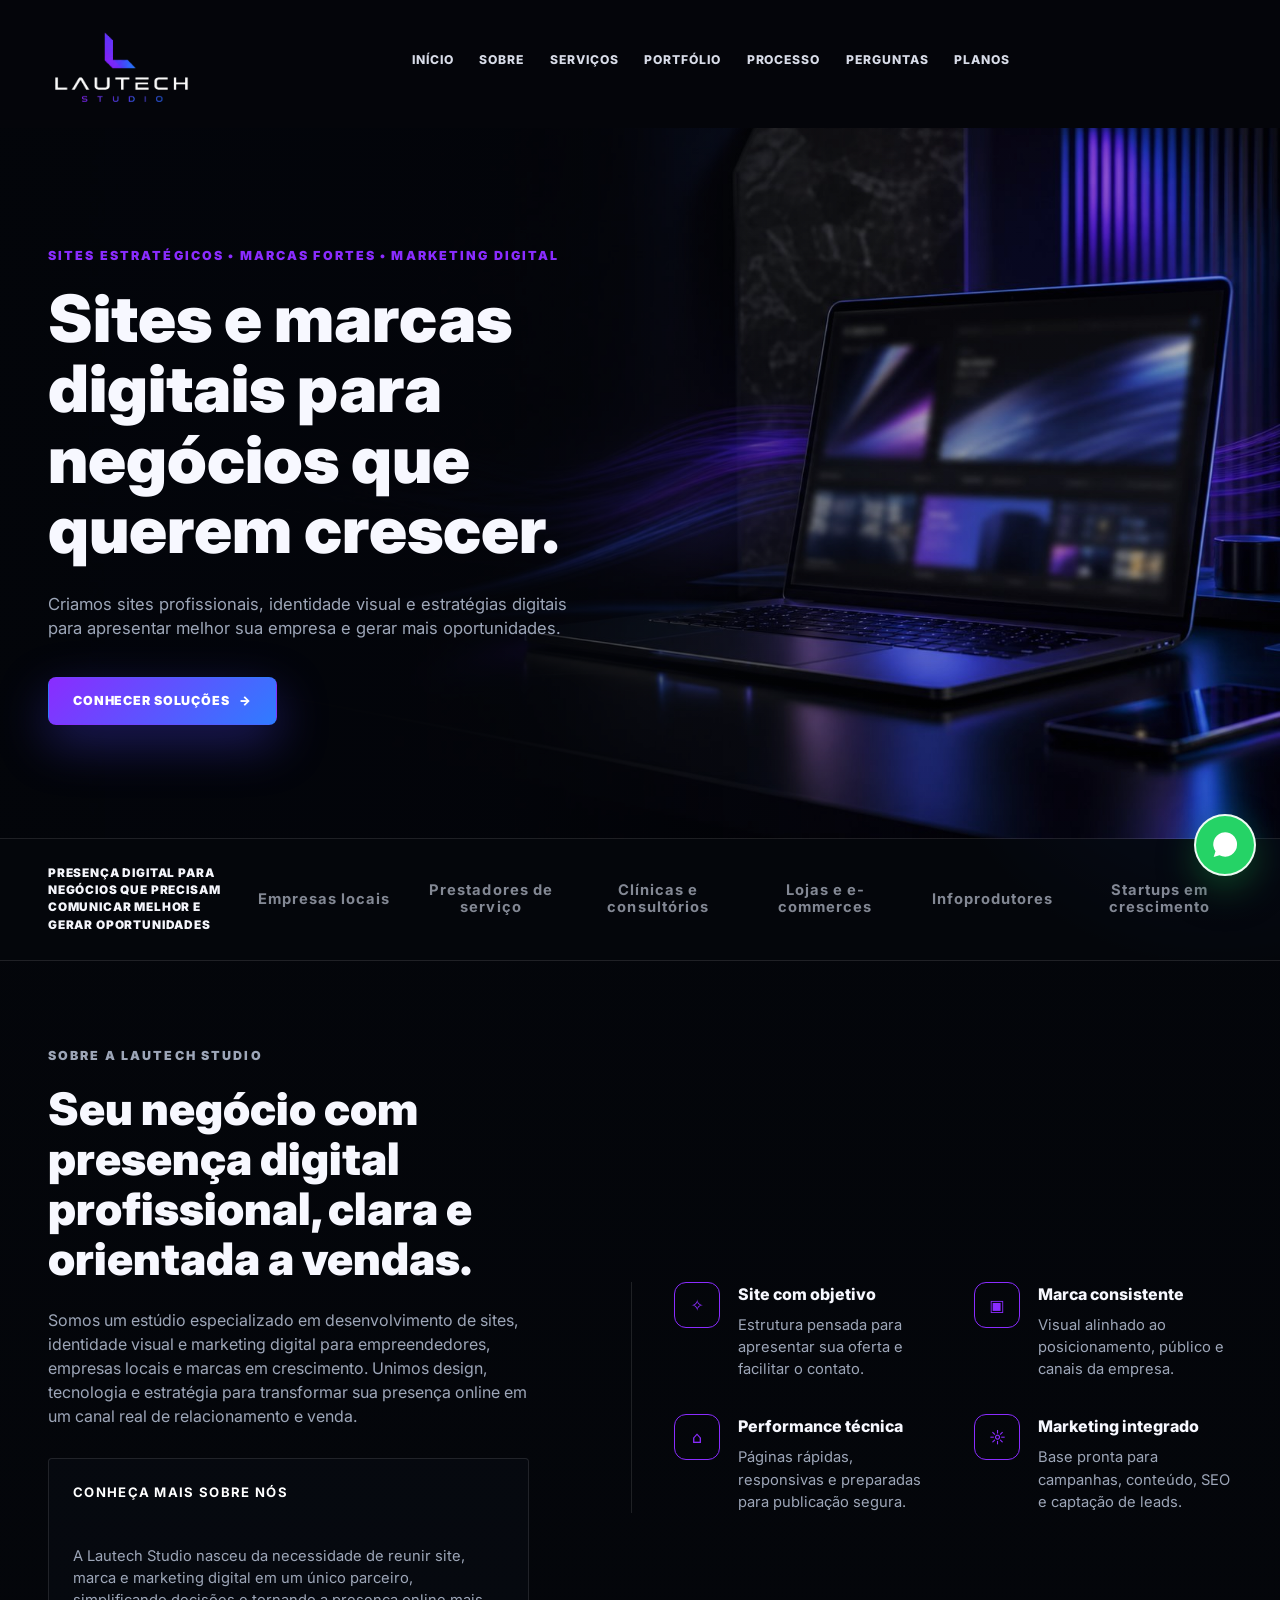
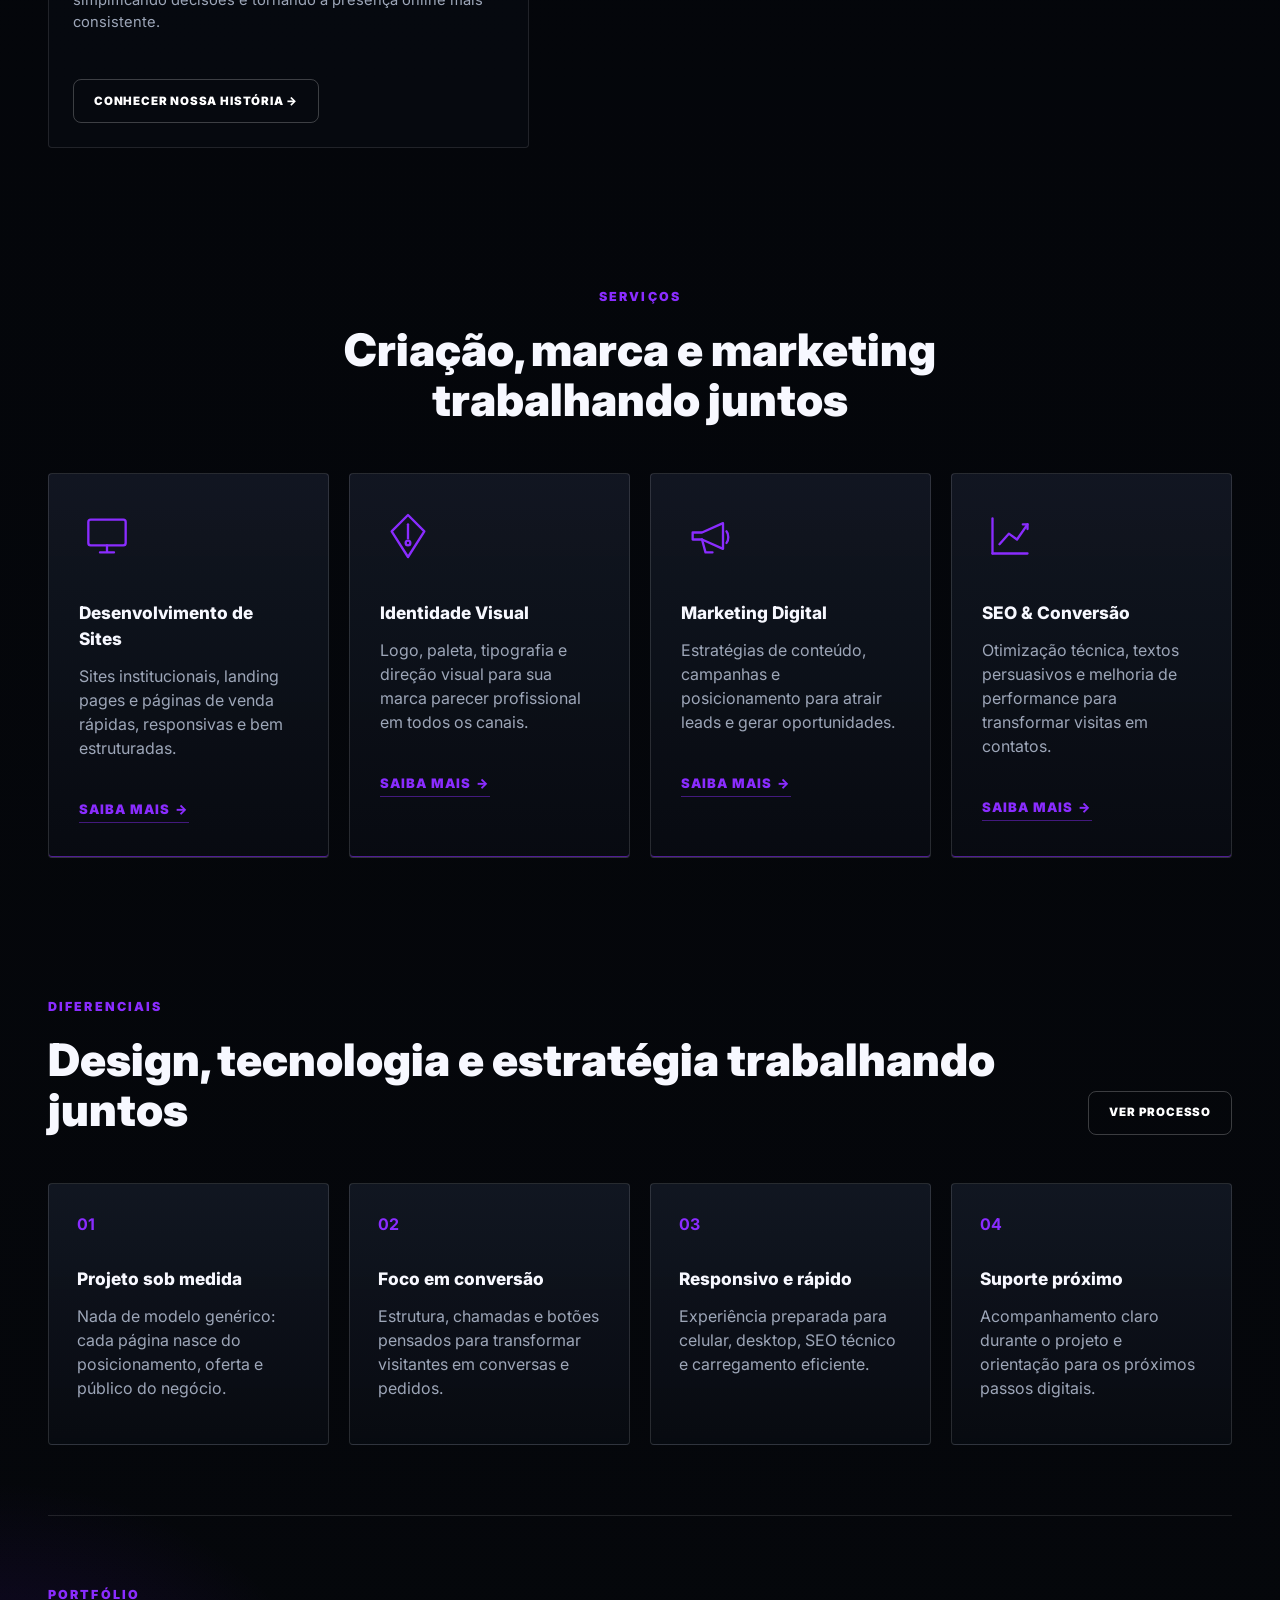
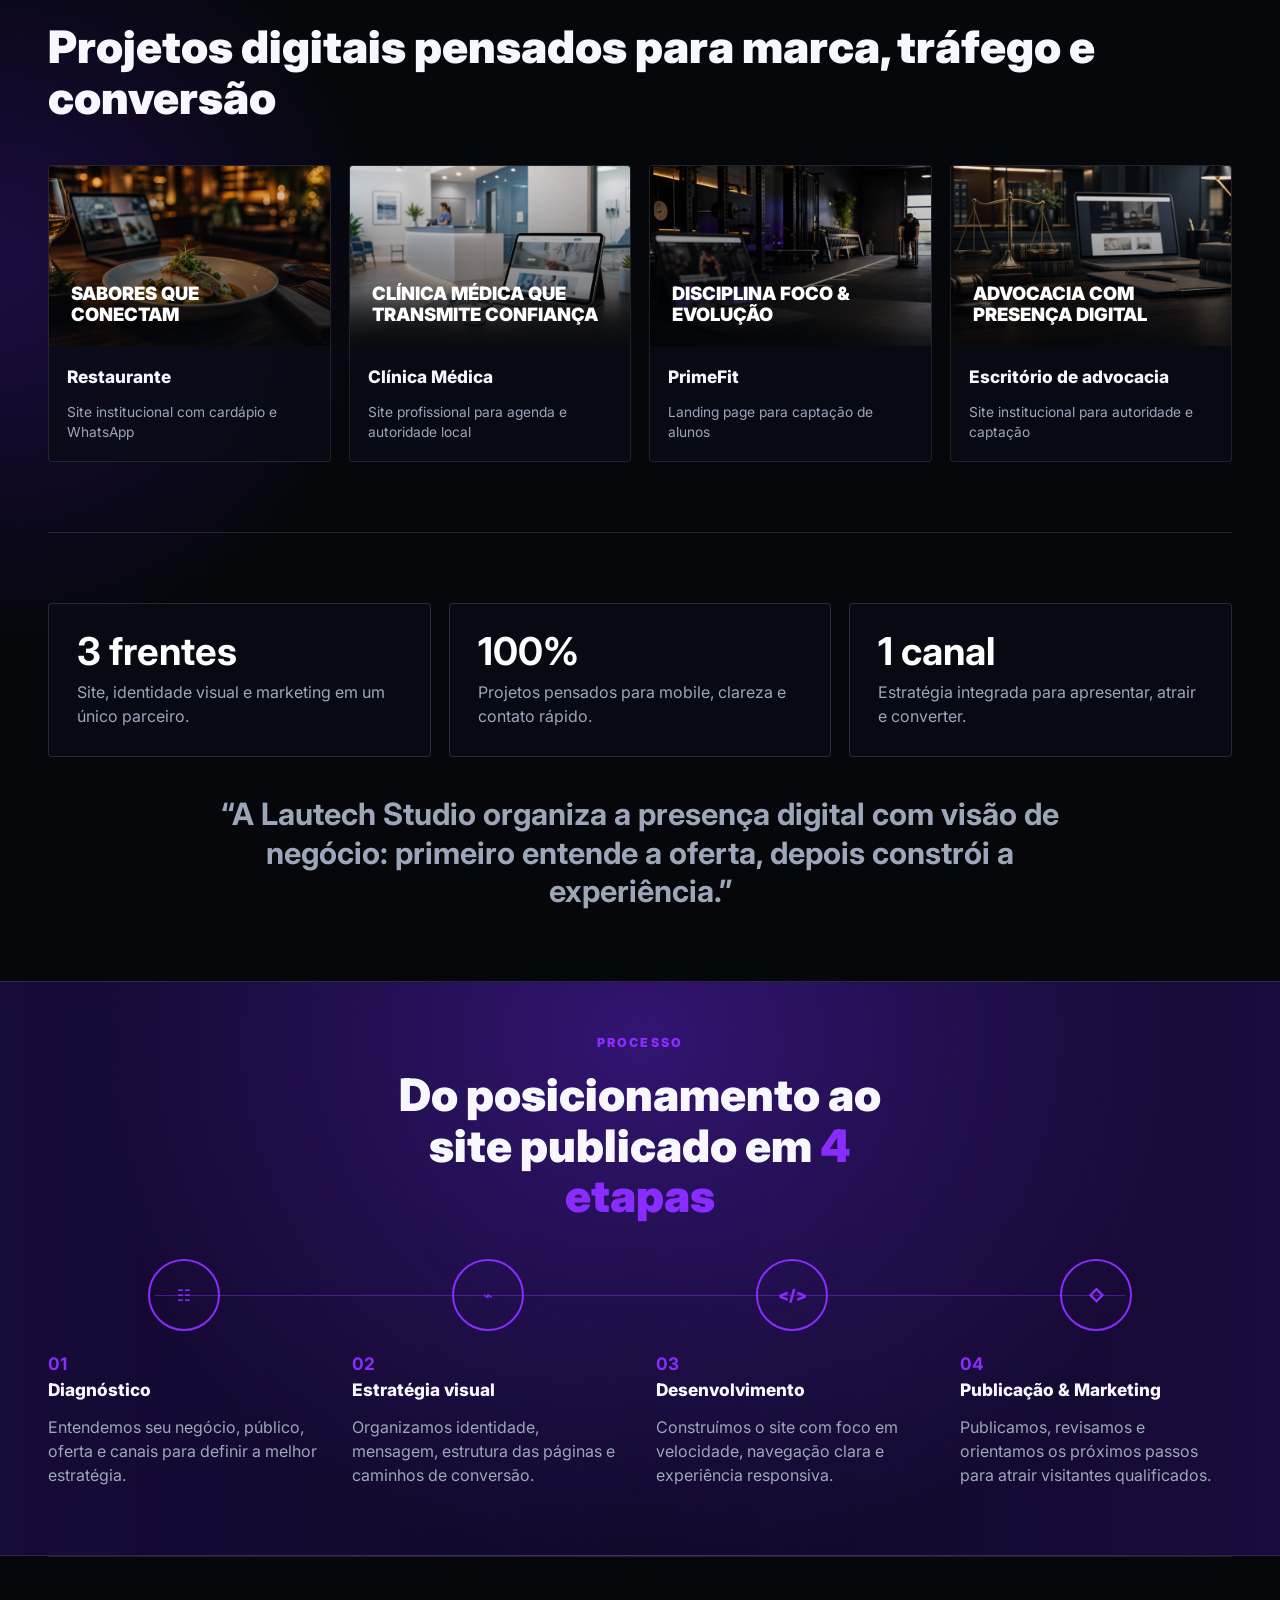
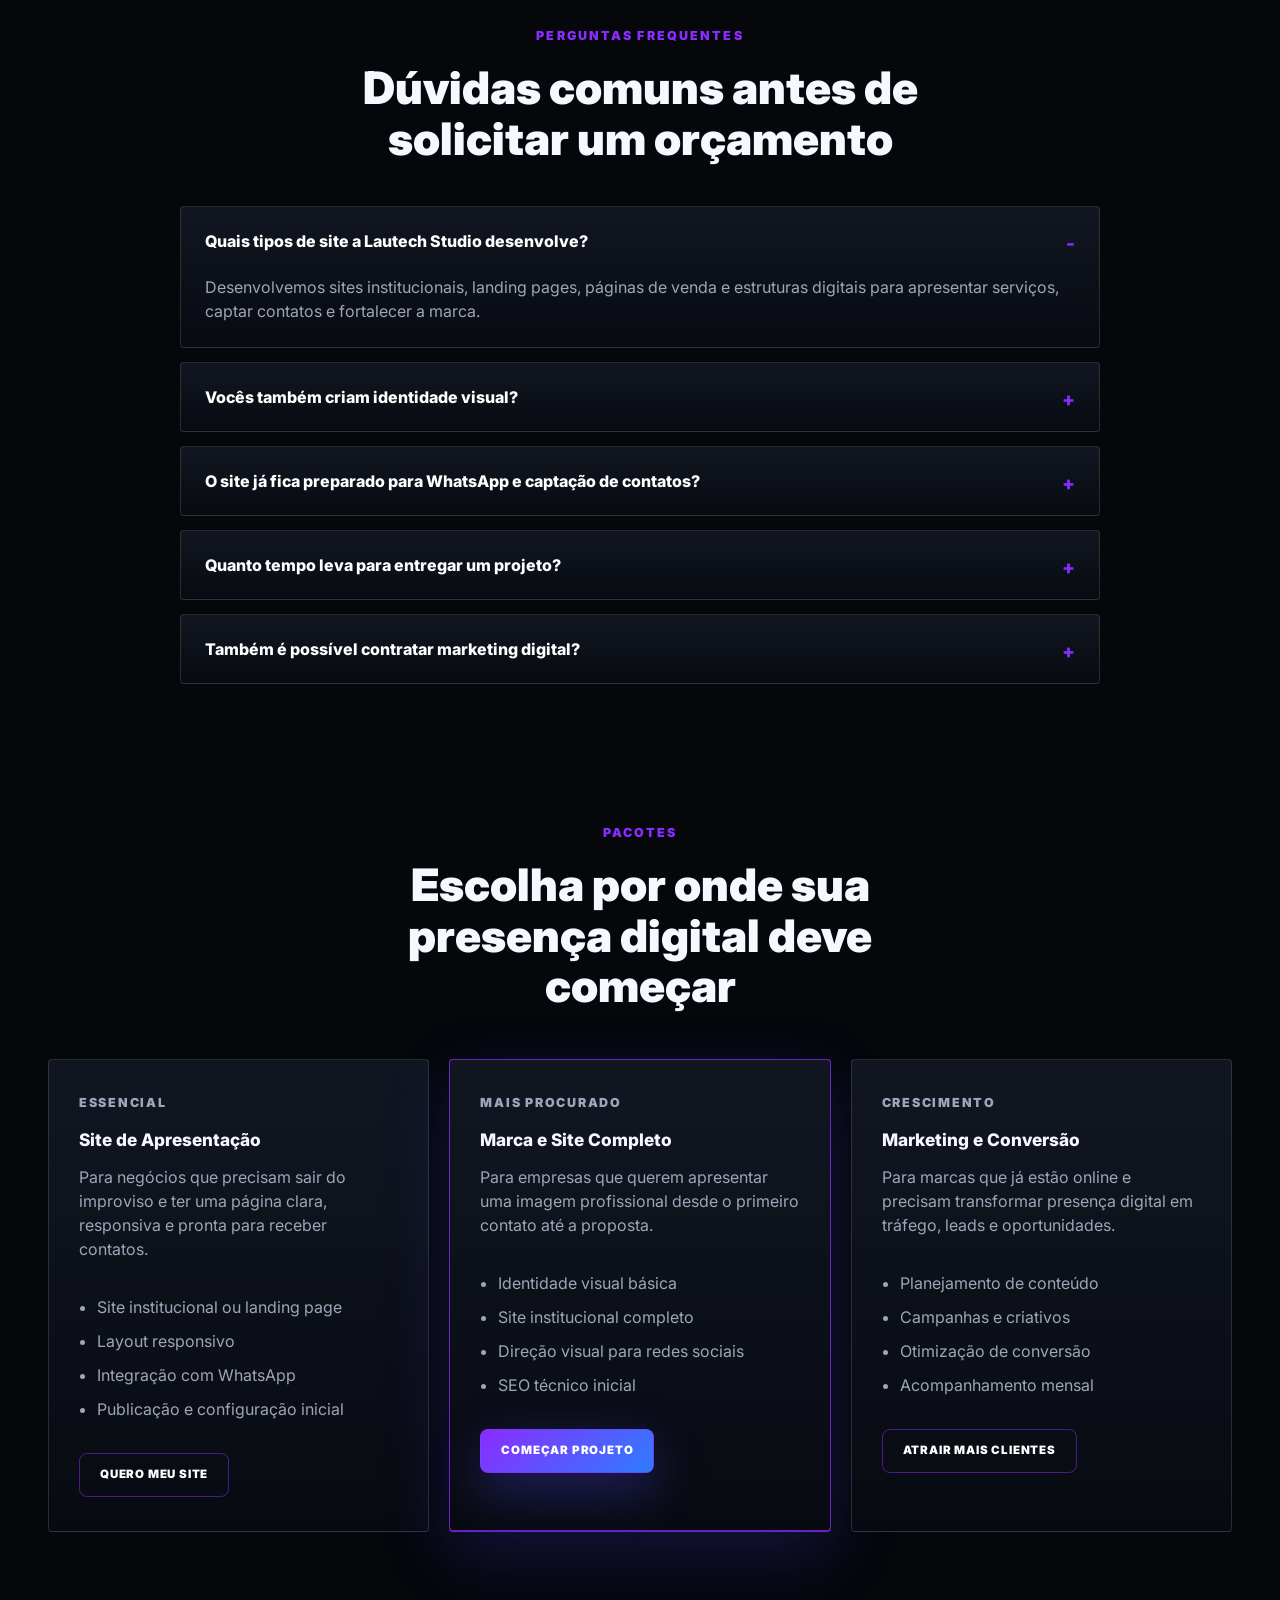
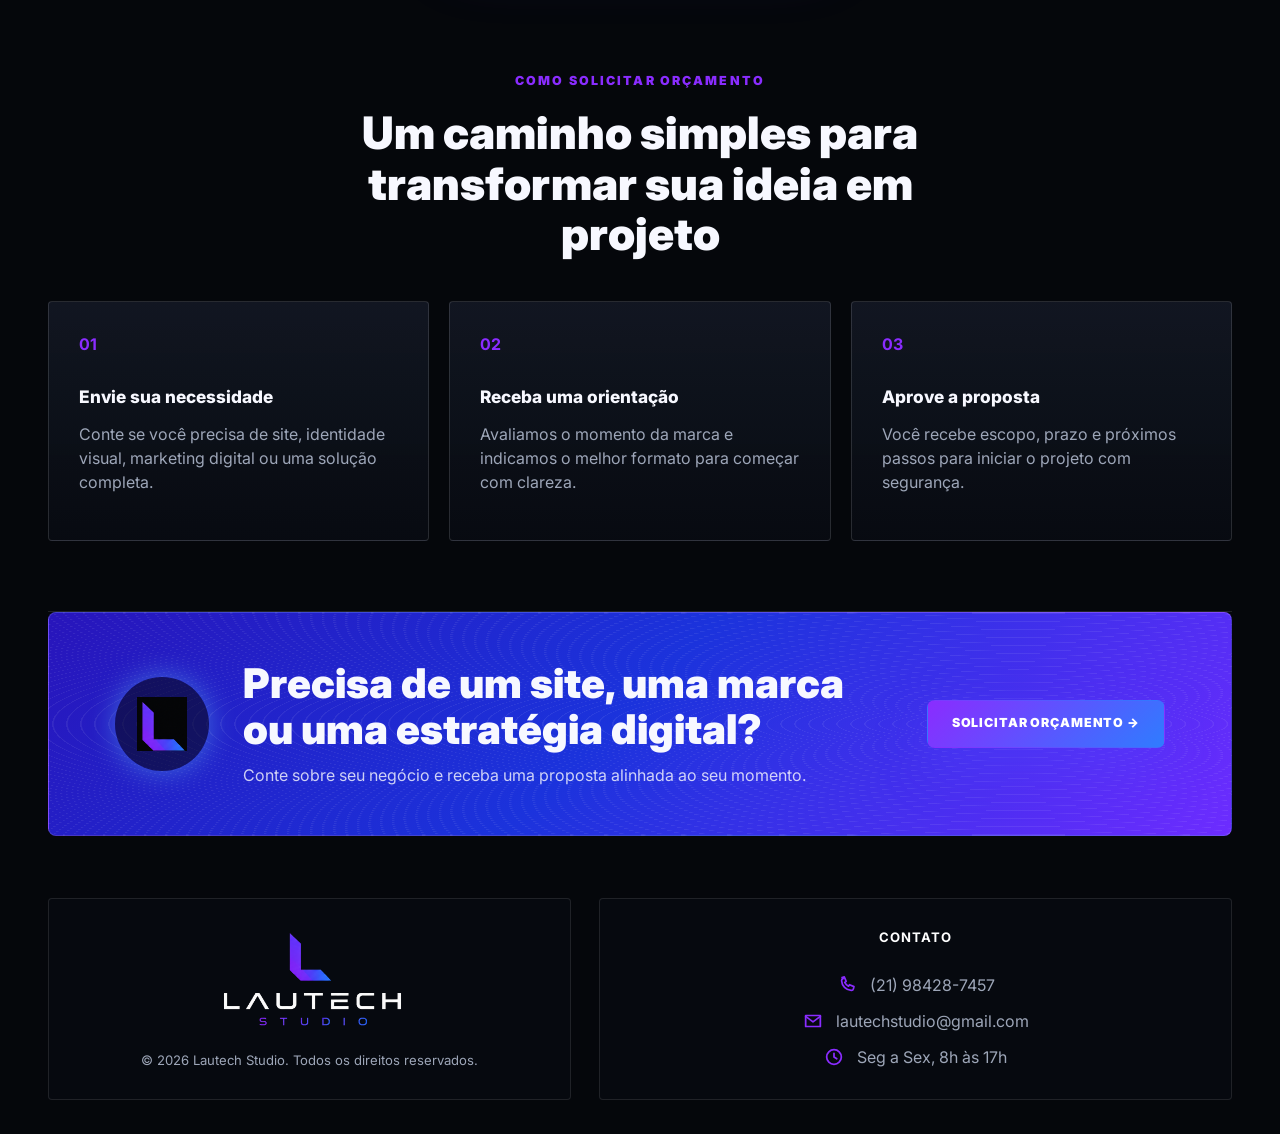
<file: index.html>
<!doctype html>
<html lang="pt-BR">
  <head>
    <meta charset="utf-8" />
    <meta name="viewport" content="width=device-width, initial-scale=1" />
    <meta
      name="description"
      content="Lautech Studio cria sites profissionais, identidade visual e estratégias de marketing digital para negócios que querem atrair clientes e vender mais."
    />
    <title>Lautech Studio | Sites, Identidade Visual e Marketing Digital</title>
    <link rel="preconnect" href="https://fonts.googleapis.com" />
    <link rel="preconnect" href="https://fonts.gstatic.com" crossorigin />
    <link
      href="https://fonts.googleapis.com/css2?family=Inter:wght@400;500;600;700;800;900&display=swap"
      rel="stylesheet"
    />
    <link rel="stylesheet" href="assets/styles.css" />
  </head>
  <body>
    <header class="site-header">
      <a class="brand" href="#inicio" aria-label="Lautech Studio">
        <img class="brand-logo" src="assets/logo-lautech-lockup-transparent.png" alt="Lautech Studio" />
      </a>

      <button class="menu-toggle" type="button" aria-expanded="false" aria-controls="main-nav">
        Menu
      </button>

      <nav class="main-nav" id="main-nav" aria-label="Navegação principal">
        <a href="#inicio">Início</a>
        <a href="#sobre">Sobre</a>
        <a href="#servicos">Serviços</a>
        <a href="#portfolio">Portfólio</a>
        <a href="#processo">Processo</a>
        <a href="#perguntas">Perguntas</a>
        <a href="#planos">Planos</a>
      </nav>
    </header>

    <main>
      <section class="hero" id="inicio">
        <div class="hero-inner">
          <div class="hero-copy">
            <p class="eyebrow">Sites estratégicos • Marcas fortes • Marketing digital</p>
            <h1>Sites e marcas digitais para negócios que querem crescer.</h1>
            <p>
              Criamos sites profissionais, identidade visual e estratégias digitais para apresentar
              melhor sua empresa e gerar mais oportunidades.
            </p>
            <div class="hero-actions">
              <a class="button primary" href="#servicos">Conhecer soluções <span>→</span></a>
            </div>
          </div>

        </div>
      </section>

      <section class="trust-row" aria-label="Empresas que confiam">
        <span>Presença digital para negócios que precisam comunicar melhor e gerar oportunidades</span>
        <strong>Empresas locais</strong>
        <strong>Prestadores de serviço</strong>
        <strong>Clínicas e consultórios</strong>
        <strong>Lojas e e-commerces</strong>
        <strong>Infoprodutores</strong>
        <strong>Startups em crescimento</strong>
      </section>

      <section class="about" id="sobre">
        <div class="about-copy">
          <p class="eyebrow">Sobre a Lautech Studio</p>
          <h2>Seu negócio com presença digital profissional, clara e orientada a vendas.</h2>
          <p>
            Somos um estúdio especializado em desenvolvimento de sites, identidade visual e
            marketing digital para empreendedores, empresas locais e marcas em crescimento.
            Unimos design, tecnologia e estratégia para transformar sua presença online em um
            canal real de relacionamento e venda.
          </p>
          <div class="values-panel about-preview" aria-label="Conheça mais sobre nós">
            <strong>Conheça mais sobre nós</strong>
            <p>
              A Lautech Studio nasceu da necessidade de reunir site, marca e marketing digital
              em um único parceiro, simplificando decisões e tornando a presença online mais
              consistente.
            </p>
            <a class="button ghost compact" href="sobre.html">Conhecer nossa história →</a>
          </div>
        </div>

        <div class="feature-grid">
          <article>
            <span>✧</span>
            <h3>Site com objetivo</h3>
            <p>Estrutura pensada para apresentar sua oferta e facilitar o contato.</p>
          </article>
          <article>
            <span>▣</span>
            <h3>Marca consistente</h3>
            <p>Visual alinhado ao posicionamento, público e canais da empresa.</p>
          </article>
          <article>
            <span>⌂</span>
            <h3>Performance técnica</h3>
            <p>Páginas rápidas, responsivas e preparadas para publicação segura.</p>
          </article>
          <article>
            <span>☼</span>
            <h3>Marketing integrado</h3>
            <p>Base pronta para campanhas, conteúdo, SEO e captação de leads.</p>
          </article>
        </div>
      </section>

      <section class="section services" id="servicos">
        <div class="section-heading centered">
          <p class="eyebrow">Serviços</p>
          <h2>Criação, marca e marketing trabalhando juntos</h2>
        </div>

        <div class="service-grid">
          <article>
            <span class="line-icon" aria-hidden="true">
              <svg viewBox="0 0 48 48" focusable="false">
                <rect x="8" y="10" width="32" height="22" rx="2"></rect>
                <path d="M18 38h12M24 32v6"></path>
              </svg>
            </span>
            <h3>Desenvolvimento de Sites</h3>
            <p>Sites institucionais, landing pages e páginas de venda rápidas, responsivas e bem estruturadas.</p>
            <a class="service-link" href="desenvolvimento-de-sites.html">Saiba mais →</a>
          </article>
          <article>
            <span class="line-icon" aria-hidden="true">
              <svg viewBox="0 0 48 48" focusable="false">
                <path d="M24 6l14 14-14 22L10 20 24 6z"></path>
                <path d="M24 14v12"></path>
                <circle cx="24" cy="30" r="2"></circle>
              </svg>
            </span>
            <h3>Identidade Visual</h3>
            <p>Logo, paleta, tipografia e direção visual para sua marca parecer profissional em todos os canais.</p>
            <a class="service-link" href="identidade-visual.html">Saiba mais →</a>
          </article>
          <article>
            <span class="line-icon" aria-hidden="true">
              <svg viewBox="0 0 48 48" focusable="false">
                <path d="M10 27h8l18 8V13l-18 8h-8v6z"></path>
                <path d="M18 27l3 11h6"></path>
                <path d="M39 20c2 2 2 8 0 10"></path>
              </svg>
            </span>
            <h3>Marketing Digital</h3>
            <p>Estratégias de conteúdo, campanhas e posicionamento para atrair leads e gerar oportunidades.</p>
            <a class="service-link" href="marketing-digital.html">Saiba mais →</a>
          </article>
          <article>
            <span class="line-icon" aria-hidden="true">
              <svg viewBox="0 0 48 48" focusable="false">
                <path d="M9 39V9"></path>
                <path d="M9 39h30"></path>
                <path d="M15 31l8-9 7 5 9-13"></path>
                <path d="M35 14h4v4"></path>
              </svg>
            </span>
            <h3>SEO & Conversão</h3>
            <p>Otimização técnica, textos persuasivos e melhoria de performance para transformar visitas em contatos.</p>
            <a class="service-link" href="seo-conversao.html">Saiba mais →</a>
          </article>
        </div>
      </section>

      <section class="section differentials">
        <div class="section-heading row">
          <div>
            <p class="eyebrow">Diferenciais</p>
            <h2>Design, tecnologia e estratégia trabalhando juntos</h2>
          </div>
          <a class="button ghost compact" href="#processo">Ver processo</a>
        </div>

        <div class="differential-grid">
          <article>
            <strong>01</strong>
            <h3>Projeto sob medida</h3>
            <p>Nada de modelo genérico: cada página nasce do posicionamento, oferta e público do negócio.</p>
          </article>
          <article>
            <strong>02</strong>
            <h3>Foco em conversão</h3>
            <p>Estrutura, chamadas e botões pensados para transformar visitantes em conversas e pedidos.</p>
          </article>
          <article>
            <strong>03</strong>
            <h3>Responsivo e rápido</h3>
            <p>Experiência preparada para celular, desktop, SEO técnico e carregamento eficiente.</p>
          </article>
          <article>
            <strong>04</strong>
            <h3>Suporte próximo</h3>
            <p>Acompanhamento claro durante o projeto e orientação para os próximos passos digitais.</p>
          </article>
        </div>
      </section>

      <section class="section portfolio" id="portfolio">
        <div class="section-heading row">
          <div>
            <p class="eyebrow">Portfólio</p>
            <h2>Projetos digitais pensados para marca, tráfego e conversão</h2>
          </div>
        </div>

        <div class="portfolio-strip">
          <article>
            <div class="portfolio-shot food">Sabores que conectam</div>
            <h3>Restaurante</h3>
            <p>Site institucional com cardápio e WhatsApp</p>
          </article>
          <article>
            <div class="portfolio-shot medical">Clínica médica que transmite confiança</div>
            <h3>Clínica Médica</h3>
            <p>Site profissional para agenda e autoridade local</p>
          </article>
          <article>
            <div class="portfolio-shot fit">Disciplina foco & evolução</div>
            <h3>PrimeFit</h3>
            <p>Landing page para captação de alunos</p>
          </article>
          <article>
            <div class="portfolio-shot law">Advocacia com presença digital</div>
            <h3>Escritório de advocacia</h3>
            <p>Site institucional para autoridade e captação</p>
          </article>
        </div>
      </section>

      <section class="section proof" aria-label="Prova social">
        <div class="proof-grid">
          <article>
            <strong>3 frentes</strong>
            <span>Site, identidade visual e marketing em um único parceiro.</span>
          </article>
          <article>
            <strong>100%</strong>
            <span>Projetos pensados para mobile, clareza e contato rápido.</span>
          </article>
          <article>
            <strong>1 canal</strong>
            <span>Estratégia integrada para apresentar, atrair e converter.</span>
          </article>
        </div>
        <blockquote>
          “A Lautech Studio organiza a presença digital com visão de negócio: primeiro entende a oferta, depois constrói a experiência.”
        </blockquote>
      </section>

      <section class="process" id="processo">
        <p class="eyebrow">Processo</p>
        <h2>Do posicionamento ao site publicado em <span>4 etapas</span></h2>
        <div class="process-grid">
          <article>
            <span class="process-icon">☷</span>
            <strong>01</strong>
            <h3>Diagnóstico</h3>
            <p>Entendemos seu negócio, público, oferta e canais para definir a melhor estratégia.</p>
          </article>
          <article>
            <span class="process-icon">⌁</span>
            <strong>02</strong>
            <h3>Estratégia visual</h3>
            <p>Organizamos identidade, mensagem, estrutura das páginas e caminhos de conversão.</p>
          </article>
          <article>
            <span class="process-icon">&lt;/&gt;</span>
            <strong>03</strong>
            <h3>Desenvolvimento</h3>
            <p>Construímos o site com foco em velocidade, navegação clara e experiência responsiva.</p>
          </article>
          <article>
            <span class="process-icon">◇</span>
            <strong>04</strong>
            <h3>Publicação & Marketing</h3>
            <p>Publicamos, revisamos e orientamos os próximos passos para atrair visitantes qualificados.</p>
          </article>
        </div>
      </section>

      <section class="section faq" id="perguntas">
        <div class="section-heading centered">
          <p class="eyebrow">Perguntas frequentes</p>
          <h2>Dúvidas comuns antes de solicitar um orçamento</h2>
        </div>

        <div class="faq-list">
          <details open>
            <summary>Quais tipos de site a Lautech Studio desenvolve?</summary>
            <p>
              Desenvolvemos sites institucionais, landing pages, páginas de venda e estruturas
              digitais para apresentar serviços, captar contatos e fortalecer a marca.
            </p>
          </details>
          <details>
            <summary>Vocês também criam identidade visual?</summary>
            <p>
              Sim. Podemos criar ou ajustar logo, paleta de cores, tipografia, direção visual e
              elementos de marca para manter o site e os canais digitais consistentes.
            </p>
          </details>
          <details>
            <summary>O site já fica preparado para WhatsApp e captação de contatos?</summary>
            <p>
              Sim. Os projetos podem incluir botões de WhatsApp, chamadas estratégicas, formulários
              e estrutura de navegação pensada para facilitar o contato do visitante.
            </p>
          </details>
          <details>
            <summary>Quanto tempo leva para entregar um projeto?</summary>
            <p>
              O prazo depende do escopo, quantidade de páginas e materiais disponíveis. Após o
              diagnóstico inicial, enviamos uma previsão clara junto com a proposta.
            </p>
          </details>
          <details>
            <summary>Também é possível contratar marketing digital?</summary>
            <p>
              Sim. Além do site e da identidade visual, oferecemos planejamento de conteúdo,
              campanhas, otimização de conversão e ações para atrair oportunidades qualificadas.
            </p>
          </details>
        </div>
      </section>

      <section class="section packages" id="planos">
        <div class="section-heading centered">
          <p class="eyebrow">Pacotes</p>
          <h2>Escolha por onde sua presença digital deve começar</h2>
        </div>

        <div class="package-grid">
          <article>
            <p class="package-label">Essencial</p>
            <h3>Site de Apresentação</h3>
            <p>Para negócios que precisam sair do improviso e ter uma página clara, responsiva e pronta para receber contatos.</p>
            <ul>
              <li>Site institucional ou landing page</li>
              <li>Layout responsivo</li>
              <li>Integração com WhatsApp</li>
              <li>Publicação e configuração inicial</li>
            </ul>
            <a class="button ghost compact" href="https://wa.me/5521984287457?text=Ol%C3%A1%2C%20tenho%20interesse%20no%20pacote%20Site%20de%20Apresenta%C3%A7%C3%A3o.%20Podemos%20conversar%3F">Quero meu site</a>
          </article>
          <article class="featured">
            <p class="package-label">Mais procurado</p>
            <h3>Marca e Site Completo</h3>
            <p>Para empresas que querem apresentar uma imagem profissional desde o primeiro contato até a proposta.</p>
            <ul>
              <li>Identidade visual básica</li>
              <li>Site institucional completo</li>
              <li>Direção visual para redes sociais</li>
              <li>SEO técnico inicial</li>
            </ul>
            <a class="button primary compact" href="https://wa.me/5521984287457?text=Ol%C3%A1%2C%20tenho%20interesse%20no%20pacote%20Marca%20e%20Site%20Completo.%20Podemos%20conversar%3F">Começar projeto</a>
          </article>
          <article>
            <p class="package-label">Crescimento</p>
            <h3>Marketing e Conversão</h3>
            <p>Para marcas que já estão online e precisam transformar presença digital em tráfego, leads e oportunidades.</p>
            <ul>
              <li>Planejamento de conteúdo</li>
              <li>Campanhas e criativos</li>
              <li>Otimização de conversão</li>
              <li>Acompanhamento mensal</li>
            </ul>
            <a class="button ghost compact" href="https://wa.me/5521984287457?text=Ol%C3%A1%2C%20quero%20atrair%20mais%20clientes%20com%20marketing%20digital%20e%20convers%C3%A3o.%20Podemos%20conversar%3F">Atrair mais clientes</a>
          </article>
        </div>
      </section>

      <section class="section quote-steps" id="orcamento">
        <div class="section-heading centered">
          <p class="eyebrow">Como solicitar orçamento</p>
          <h2>Um caminho simples para transformar sua ideia em projeto</h2>
        </div>

        <div class="quote-grid">
          <article>
            <strong>01</strong>
            <h3>Envie sua necessidade</h3>
            <p>Conte se você precisa de site, identidade visual, marketing digital ou uma solução completa.</p>
          </article>
          <article>
            <strong>02</strong>
            <h3>Receba uma orientação</h3>
            <p>Avaliamos o momento da marca e indicamos o melhor formato para começar com clareza.</p>
          </article>
          <article>
            <strong>03</strong>
            <h3>Aprove a proposta</h3>
            <p>Você recebe escopo, prazo e próximos passos para iniciar o projeto com segurança.</p>
          </article>
        </div>
      </section>

      <section class="cta" id="contato">
        <div class="cta-icon">
          <img src="assets/logo-lautech-symbol.png" alt="" />
        </div>
        <div>
          <h2>Precisa de um site, uma marca ou uma estratégia digital?</h2>
          <p>Conte sobre seu negócio e receba uma proposta alinhada ao seu momento.</p>
        </div>
        <a class="button primary" href="https://wa.me/5521984287457?text=Ol%C3%A1%2C%20quero%20solicitar%20um%20or%C3%A7amento%20para%20um%20projeto%20digital.%20Podemos%20conversar%3F">Solicitar orçamento →</a>
      </section>
    </main>

    <a class="whatsapp-float" href="https://wa.me/5521984287457?text=Ol%C3%A1%2C%20vim%20pelo%20site%20da%20Lautech%20Studio%20e%20gostaria%20de%20conversar%20sobre%20um%20projeto." aria-label="Falar com a Lautech Studio no WhatsApp">
      <svg aria-hidden="true" viewBox="0 0 24 24" focusable="false">
        <path d="M20.5 11.8a8.4 8.4 0 0 1-12.4 7.4L4 20.4l1.3-4a8.4 8.4 0 1 1 15.2-4.6Z" />
        <path d="M8.8 7.7c.2-.4.4-.4.7-.4h.5c.2 0 .4.1.5.4l.8 1.9c.1.3.1.5-.1.7l-.4.5c-.2.2-.2.4 0 .6.5.9 1.2 1.6 2.1 2.1.2.1.4.1.6 0l.6-.6c.2-.2.5-.2.7-.1l1.8.8c.3.1.4.3.4.6 0 .5-.1 1.1-.4 1.4-.4.4-1.2.7-2.2.5-1.8-.3-3.7-1.3-5.1-2.8-1.5-1.5-2.5-3.3-2.8-5.1-.2-.7.1-1.5.4-1.9.2-.3.5-.5.9-.6Z" />
      </svg>
    </a>

    <footer class="site-footer">
      <div class="footer-brand-block">
        <a class="brand footer-brand" href="#inicio" aria-label="Lautech Studio">
          <img class="brand-logo" src="assets/logo-lautech-lockup-transparent.png" alt="Lautech Studio" />
        </a>
        <span class="footer-copy">© 2026 Lautech Studio. Todos os direitos reservados.</span>
      </div>
      <div class="footer-contact">
        <strong>Contato</strong>
        <address>
          <a class="contact-item" href="tel:+5521984287457">
            <svg aria-hidden="true" viewBox="0 0 24 24" focusable="false">
              <path d="M6.6 3.8 9 3.2l2.1 4.8-1.6 1.2c.9 1.8 2.3 3.2 4.1 4.1l1.2-1.6 4.8 2.1-.6 2.4c-.3 1.1-1.3 1.8-2.4 1.7C10.8 17.6 6.4 13.2 6.1 7.4c-.1-1.1.6-2.1 1.7-2.4Z" />
            </svg>
            <span>(21) 98428-7457</span>
          </a>
          <a class="contact-item" href="mailto:lautechstudio@gmail.com">
            <svg aria-hidden="true" viewBox="0 0 24 24" focusable="false">
              <path d="M4 6h16v12H4z" />
              <path d="m4 7 8 6 8-6" />
            </svg>
            <span>lautechstudio@gmail.com</span>
          </a>
          <span class="contact-item">
            <svg aria-hidden="true" viewBox="0 0 24 24" focusable="false">
              <circle cx="12" cy="12" r="8" />
              <path d="M12 8v4l3 2" />
            </svg>
            <span>Seg a Sex, 8h às 17h</span>
          </span>
        </address>
      </div>
    </footer>

    <script src="assets/script.js"></script>
  </body>
</html>
</file>
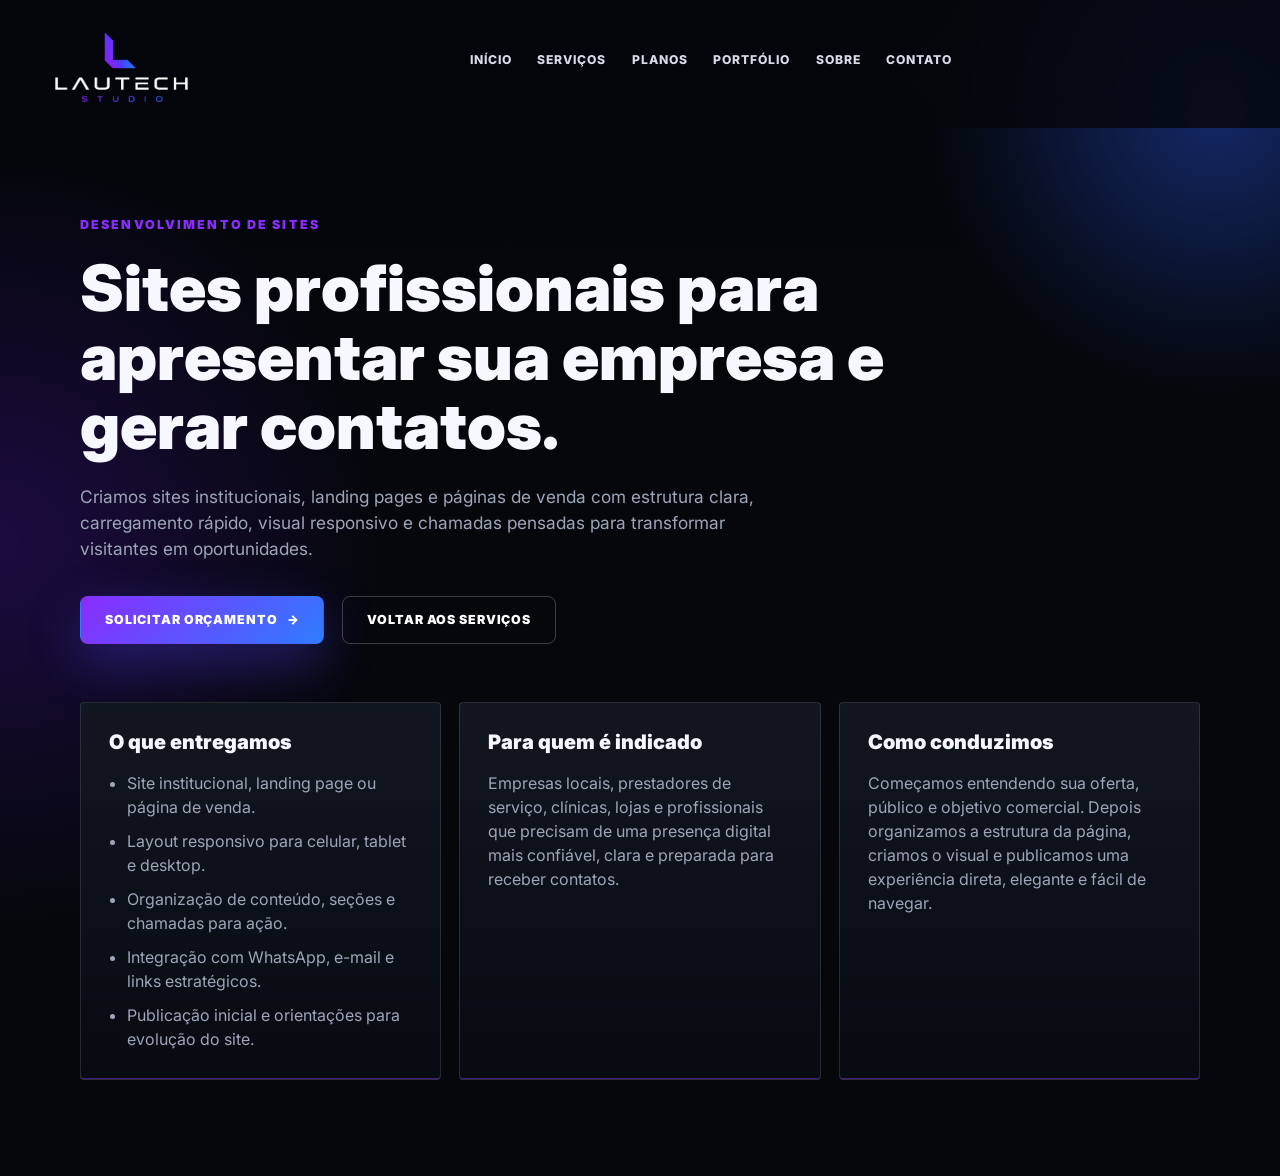
<file: desenvolvimento-de-sites.html>
<!doctype html>
<html lang="pt-BR">
  <head>
    <meta charset="utf-8" />
    <meta name="viewport" content="width=device-width, initial-scale=1" />
    <meta
      name="description"
      content="Desenvolvimento de sites profissionais, landing pages e páginas de venda com estratégia, design responsivo e foco em conversão."
    />
    <title>Desenvolvimento de Sites | Lautech Studio</title>
    <link rel="preconnect" href="https://fonts.googleapis.com" />
    <link rel="preconnect" href="https://fonts.gstatic.com" crossorigin />
    <link
      href="https://fonts.googleapis.com/css2?family=Inter:wght@400;500;600;700;800;900&display=swap"
      rel="stylesheet"
    />
    <link rel="stylesheet" href="assets/styles.css" />
  </head>
  <body>
    <header class="site-header">
      <a class="brand" href="index.html#inicio" aria-label="Lautech Studio">
        <img class="brand-logo" src="assets/logo-lautech-lockup-transparent.png" alt="Lautech Studio" />
      </a>
      <button class="menu-toggle" type="button" aria-expanded="false" aria-controls="main-nav">Menu</button>
      <nav class="main-nav" id="main-nav" aria-label="Navegação principal">
        <a href="index.html#inicio">Início</a>
        <a href="index.html#servicos">Serviços</a>
        <a href="index.html#planos">Planos</a>
        <a href="index.html#portfolio">Portfólio</a>
        <a href="index.html#sobre">Sobre</a>
        <a href="index.html#contato">Contato</a>
      </nav>
    </header>

    <main class="service-page">
      <section class="service-hero">
        <p class="eyebrow">Desenvolvimento de Sites</p>
        <h1>Sites profissionais para apresentar sua empresa e gerar contatos.</h1>
        <p>
          Criamos sites institucionais, landing pages e páginas de venda com estrutura clara,
          carregamento rápido, visual responsivo e chamadas pensadas para transformar visitantes
          em oportunidades.
        </p>
        <div class="hero-actions">
          <a class="button primary" href="https://wa.me/5521984287457?text=Ol%C3%A1%2C%20quero%20conversar%20sobre%20desenvolvimento%20de%20site%20com%20a%20Lautech%20Studio.">Solicitar orçamento <span>→</span></a>
          <a class="button ghost" href="index.html#servicos">Voltar aos serviços</a>
        </div>
      </section>

      <section class="service-content">
        <article>
          <h2>O que entregamos</h2>
          <ul>
            <li>Site institucional, landing page ou página de venda.</li>
            <li>Layout responsivo para celular, tablet e desktop.</li>
            <li>Organização de conteúdo, seções e chamadas para ação.</li>
            <li>Integração com WhatsApp, e-mail e links estratégicos.</li>
            <li>Publicação inicial e orientações para evolução do site.</li>
          </ul>
        </article>
        <article>
          <h2>Para quem é indicado</h2>
          <p>
            Empresas locais, prestadores de serviço, clínicas, lojas e profissionais que precisam
            de uma presença digital mais confiável, clara e preparada para receber contatos.
          </p>
        </article>
        <article>
          <h2>Como conduzimos</h2>
          <p>
            Começamos entendendo sua oferta, público e objetivo comercial. Depois organizamos a
            estrutura da página, criamos o visual e publicamos uma experiência direta, elegante e
            fácil de navegar.
          </p>
        </article>
      </section>
    </main>

    <script src="assets/script.js"></script>
  </body>
</html>
</file>
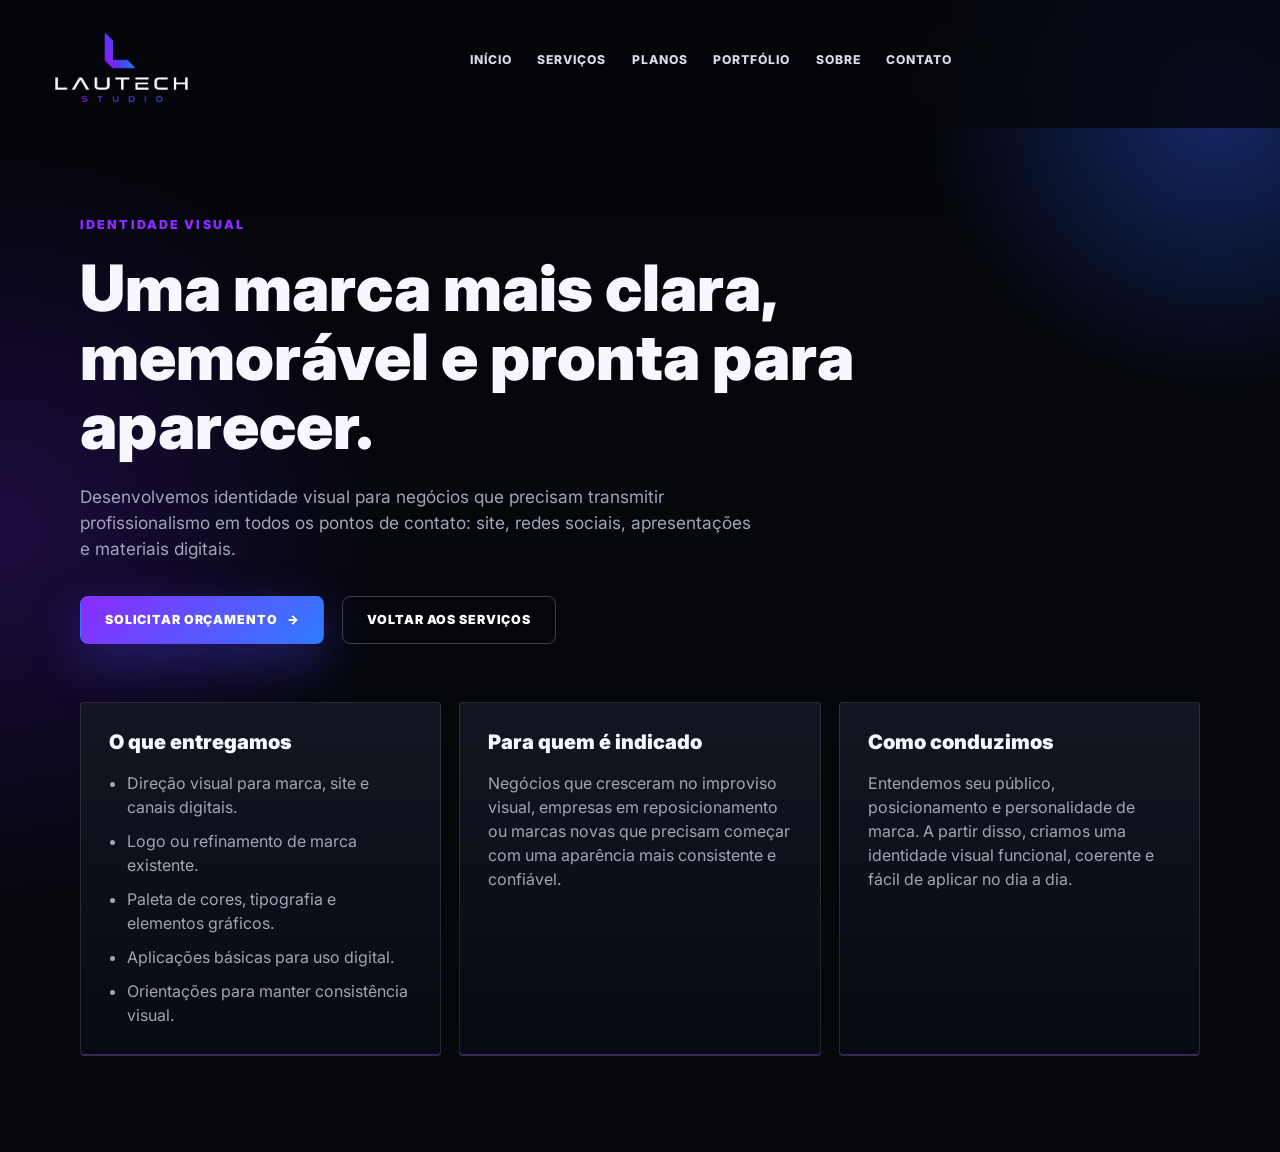
<file: identidade-visual.html>
<!doctype html>
<html lang="pt-BR">
  <head>
    <meta charset="utf-8" />
    <meta name="viewport" content="width=device-width, initial-scale=1" />
    <meta
      name="description"
      content="Identidade visual para marcas que precisam de logo, paleta, tipografia e direção visual profissional."
    />
    <title>Identidade Visual | Lautech Studio</title>
    <link rel="preconnect" href="https://fonts.googleapis.com" />
    <link rel="preconnect" href="https://fonts.gstatic.com" crossorigin />
    <link
      href="https://fonts.googleapis.com/css2?family=Inter:wght@400;500;600;700;800;900&display=swap"
      rel="stylesheet"
    />
    <link rel="stylesheet" href="assets/styles.css" />
  </head>
  <body>
    <header class="site-header">
      <a class="brand" href="index.html#inicio" aria-label="Lautech Studio">
        <img class="brand-logo" src="assets/logo-lautech-lockup-transparent.png" alt="Lautech Studio" />
      </a>
      <button class="menu-toggle" type="button" aria-expanded="false" aria-controls="main-nav">Menu</button>
      <nav class="main-nav" id="main-nav" aria-label="Navegação principal">
        <a href="index.html#inicio">Início</a>
        <a href="index.html#servicos">Serviços</a>
        <a href="index.html#planos">Planos</a>
        <a href="index.html#portfolio">Portfólio</a>
        <a href="index.html#sobre">Sobre</a>
        <a href="index.html#contato">Contato</a>
      </nav>
    </header>

    <main class="service-page">
      <section class="service-hero">
        <p class="eyebrow">Identidade Visual</p>
        <h1>Uma marca mais clara, memorável e pronta para aparecer.</h1>
        <p>
          Desenvolvemos identidade visual para negócios que precisam transmitir profissionalismo
          em todos os pontos de contato: site, redes sociais, apresentações e materiais digitais.
        </p>
        <div class="hero-actions">
          <a class="button primary" href="https://wa.me/5521984287457?text=Ol%C3%A1%2C%20quero%20conversar%20sobre%20identidade%20visual%20com%20a%20Lautech%20Studio.">Solicitar orçamento <span>→</span></a>
          <a class="button ghost" href="index.html#servicos">Voltar aos serviços</a>
        </div>
      </section>

      <section class="service-content">
        <article>
          <h2>O que entregamos</h2>
          <ul>
            <li>Direção visual para marca, site e canais digitais.</li>
            <li>Logo ou refinamento de marca existente.</li>
            <li>Paleta de cores, tipografia e elementos gráficos.</li>
            <li>Aplicações básicas para uso digital.</li>
            <li>Orientações para manter consistência visual.</li>
          </ul>
        </article>
        <article>
          <h2>Para quem é indicado</h2>
          <p>
            Negócios que cresceram no improviso visual, empresas em reposicionamento ou marcas
            novas que precisam começar com uma aparência mais consistente e confiável.
          </p>
        </article>
        <article>
          <h2>Como conduzimos</h2>
          <p>
            Entendemos seu público, posicionamento e personalidade de marca. A partir disso,
            criamos uma identidade visual funcional, coerente e fácil de aplicar no dia a dia.
          </p>
        </article>
      </section>
    </main>

    <script src="assets/script.js"></script>
  </body>
</html>
</file>
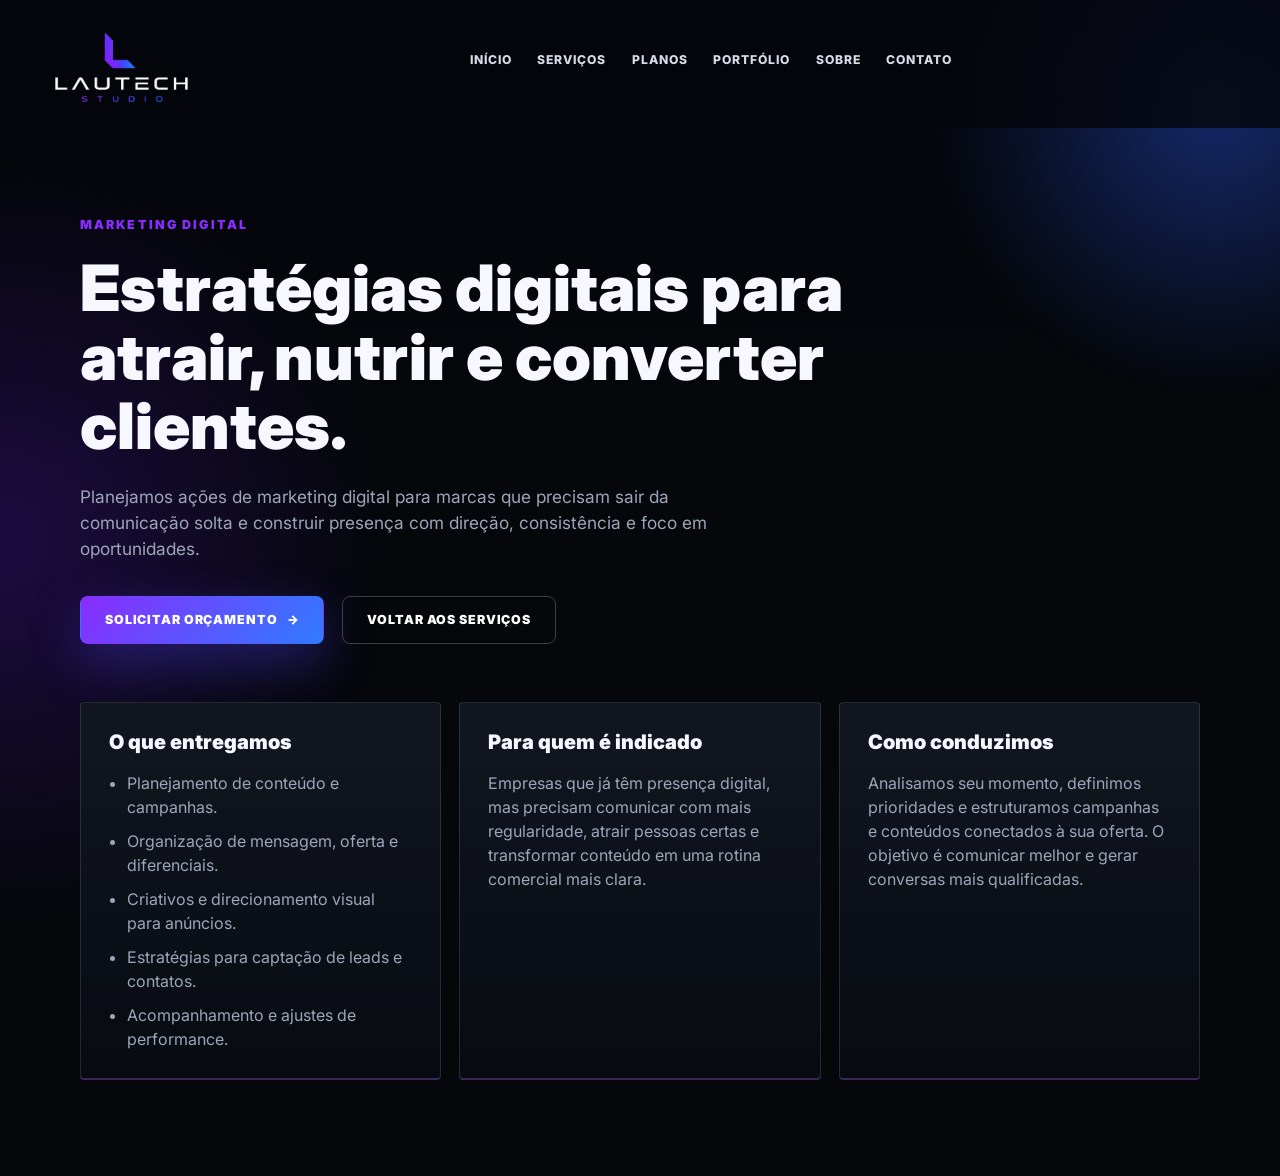
<file: marketing-digital.html>
<!doctype html>
<html lang="pt-BR">
  <head>
    <meta charset="utf-8" />
    <meta name="viewport" content="width=device-width, initial-scale=1" />
    <meta
      name="description"
      content="Marketing digital para atrair oportunidades com conteúdo, campanhas, posicionamento e estratégia."
    />
    <title>Marketing Digital | Lautech Studio</title>
    <link rel="preconnect" href="https://fonts.googleapis.com" />
    <link rel="preconnect" href="https://fonts.gstatic.com" crossorigin />
    <link
      href="https://fonts.googleapis.com/css2?family=Inter:wght@400;500;600;700;800;900&display=swap"
      rel="stylesheet"
    />
    <link rel="stylesheet" href="assets/styles.css" />
  </head>
  <body>
    <header class="site-header">
      <a class="brand" href="index.html#inicio" aria-label="Lautech Studio">
        <img class="brand-logo" src="assets/logo-lautech-lockup-transparent.png" alt="Lautech Studio" />
      </a>
      <button class="menu-toggle" type="button" aria-expanded="false" aria-controls="main-nav">Menu</button>
      <nav class="main-nav" id="main-nav" aria-label="Navegação principal">
        <a href="index.html#inicio">Início</a>
        <a href="index.html#servicos">Serviços</a>
        <a href="index.html#planos">Planos</a>
        <a href="index.html#portfolio">Portfólio</a>
        <a href="index.html#sobre">Sobre</a>
        <a href="index.html#contato">Contato</a>
      </nav>
    </header>

    <main class="service-page">
      <section class="service-hero">
        <p class="eyebrow">Marketing Digital</p>
        <h1>Estratégias digitais para atrair, nutrir e converter clientes.</h1>
        <p>
          Planejamos ações de marketing digital para marcas que precisam sair da comunicação
          solta e construir presença com direção, consistência e foco em oportunidades.
        </p>
        <div class="hero-actions">
          <a class="button primary" href="https://wa.me/5521984287457?text=Ol%C3%A1%2C%20quero%20conversar%20sobre%20marketing%20digital%20com%20a%20Lautech%20Studio.">Solicitar orçamento <span>→</span></a>
          <a class="button ghost" href="index.html#servicos">Voltar aos serviços</a>
        </div>
      </section>

      <section class="service-content">
        <article>
          <h2>O que entregamos</h2>
          <ul>
            <li>Planejamento de conteúdo e campanhas.</li>
            <li>Organização de mensagem, oferta e diferenciais.</li>
            <li>Criativos e direcionamento visual para anúncios.</li>
            <li>Estratégias para captação de leads e contatos.</li>
            <li>Acompanhamento e ajustes de performance.</li>
          </ul>
        </article>
        <article>
          <h2>Para quem é indicado</h2>
          <p>
            Empresas que já têm presença digital, mas precisam comunicar com mais regularidade,
            atrair pessoas certas e transformar conteúdo em uma rotina comercial mais clara.
          </p>
        </article>
        <article>
          <h2>Como conduzimos</h2>
          <p>
            Analisamos seu momento, definimos prioridades e estruturamos campanhas e conteúdos
            conectados à sua oferta. O objetivo é comunicar melhor e gerar conversas mais qualificadas.
          </p>
        </article>
      </section>
    </main>

    <script src="assets/script.js"></script>
  </body>
</html>
</file>
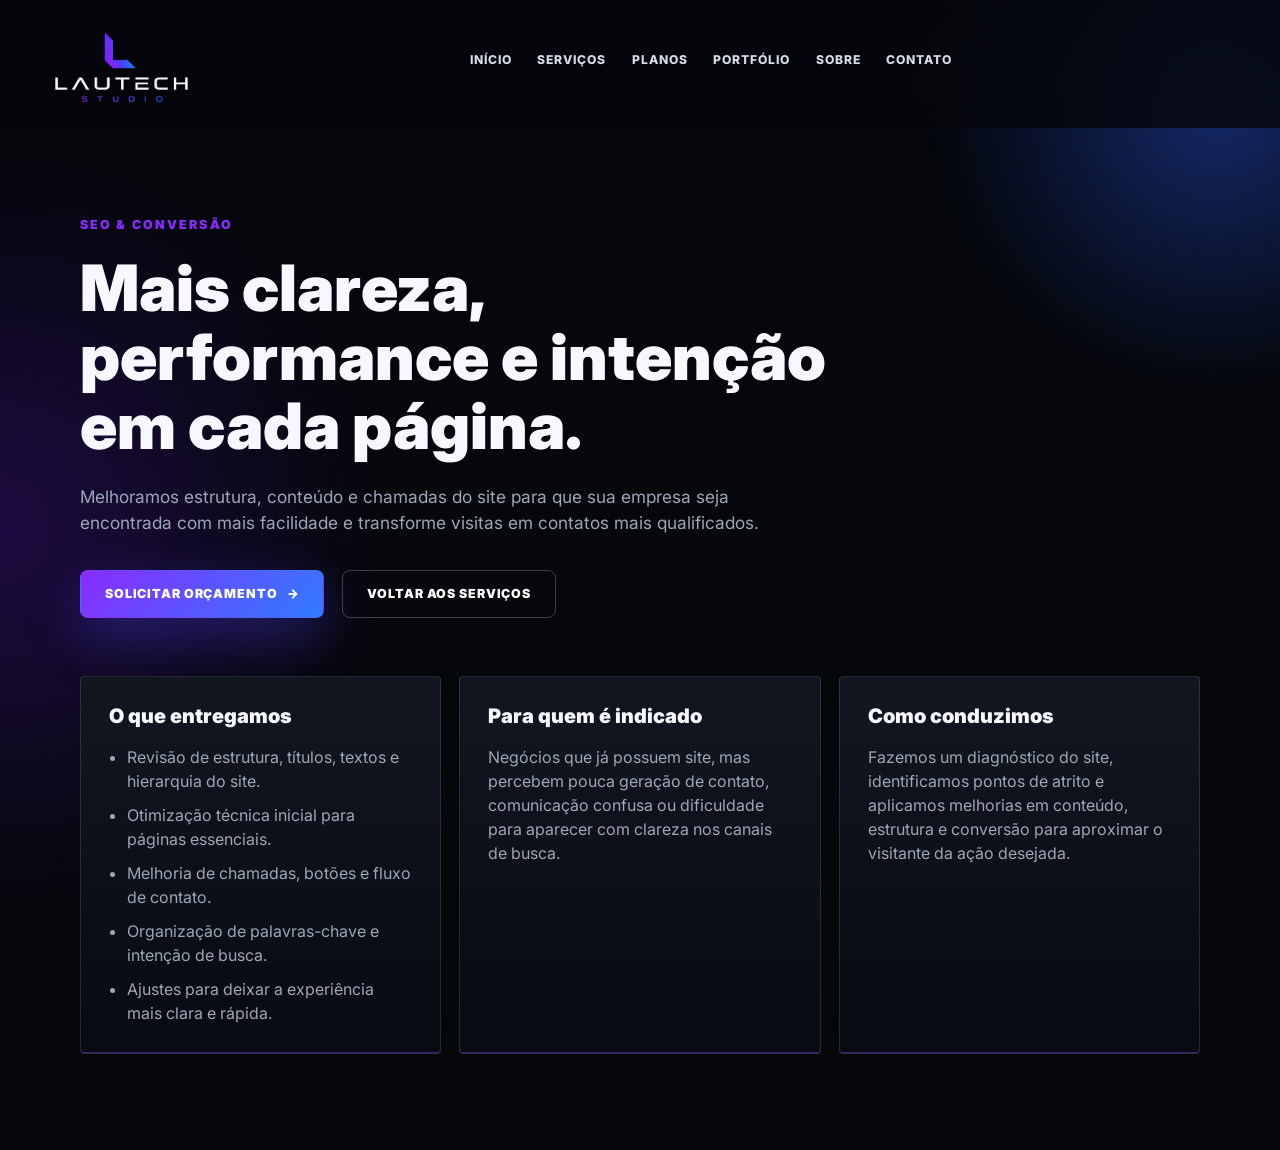
<file: seo-conversao.html>
<!doctype html>
<html lang="pt-BR">
  <head>
    <meta charset="utf-8" />
    <meta name="viewport" content="width=device-width, initial-scale=1" />
    <meta
      name="description"
      content="SEO e conversão para melhorar visibilidade, clareza, performance e geração de contatos em sites."
    />
    <title>SEO & Conversão | Lautech Studio</title>
    <link rel="preconnect" href="https://fonts.googleapis.com" />
    <link rel="preconnect" href="https://fonts.gstatic.com" crossorigin />
    <link
      href="https://fonts.googleapis.com/css2?family=Inter:wght@400;500;600;700;800;900&display=swap"
      rel="stylesheet"
    />
    <link rel="stylesheet" href="assets/styles.css" />
  </head>
  <body>
    <header class="site-header">
      <a class="brand" href="index.html#inicio" aria-label="Lautech Studio">
        <img class="brand-logo" src="assets/logo-lautech-lockup-transparent.png" alt="Lautech Studio" />
      </a>
      <button class="menu-toggle" type="button" aria-expanded="false" aria-controls="main-nav">Menu</button>
      <nav class="main-nav" id="main-nav" aria-label="Navegação principal">
        <a href="index.html#inicio">Início</a>
        <a href="index.html#servicos">Serviços</a>
        <a href="index.html#planos">Planos</a>
        <a href="index.html#portfolio">Portfólio</a>
        <a href="index.html#sobre">Sobre</a>
        <a href="index.html#contato">Contato</a>
      </nav>
    </header>

    <main class="service-page">
      <section class="service-hero">
        <p class="eyebrow">SEO & Conversão</p>
        <h1>Mais clareza, performance e intenção em cada página.</h1>
        <p>
          Melhoramos estrutura, conteúdo e chamadas do site para que sua empresa seja encontrada
          com mais facilidade e transforme visitas em contatos mais qualificados.
        </p>
        <div class="hero-actions">
          <a class="button primary" href="https://wa.me/5521984287457?text=Ol%C3%A1%2C%20quero%20conversar%20sobre%20SEO%20e%20convers%C3%A3o%20com%20a%20Lautech%20Studio.">Solicitar orçamento <span>→</span></a>
          <a class="button ghost" href="index.html#servicos">Voltar aos serviços</a>
        </div>
      </section>

      <section class="service-content">
        <article>
          <h2>O que entregamos</h2>
          <ul>
            <li>Revisão de estrutura, títulos, textos e hierarquia do site.</li>
            <li>Otimização técnica inicial para páginas essenciais.</li>
            <li>Melhoria de chamadas, botões e fluxo de contato.</li>
            <li>Organização de palavras-chave e intenção de busca.</li>
            <li>Ajustes para deixar a experiência mais clara e rápida.</li>
          </ul>
        </article>
        <article>
          <h2>Para quem é indicado</h2>
          <p>
            Negócios que já possuem site, mas percebem pouca geração de contato, comunicação confusa
            ou dificuldade para aparecer com clareza nos canais de busca.
          </p>
        </article>
        <article>
          <h2>Como conduzimos</h2>
          <p>
            Fazemos um diagnóstico do site, identificamos pontos de atrito e aplicamos melhorias
            em conteúdo, estrutura e conversão para aproximar o visitante da ação desejada.
          </p>
        </article>
      </section>
    </main>

    <script src="assets/script.js"></script>
  </body>
</html>
</file>
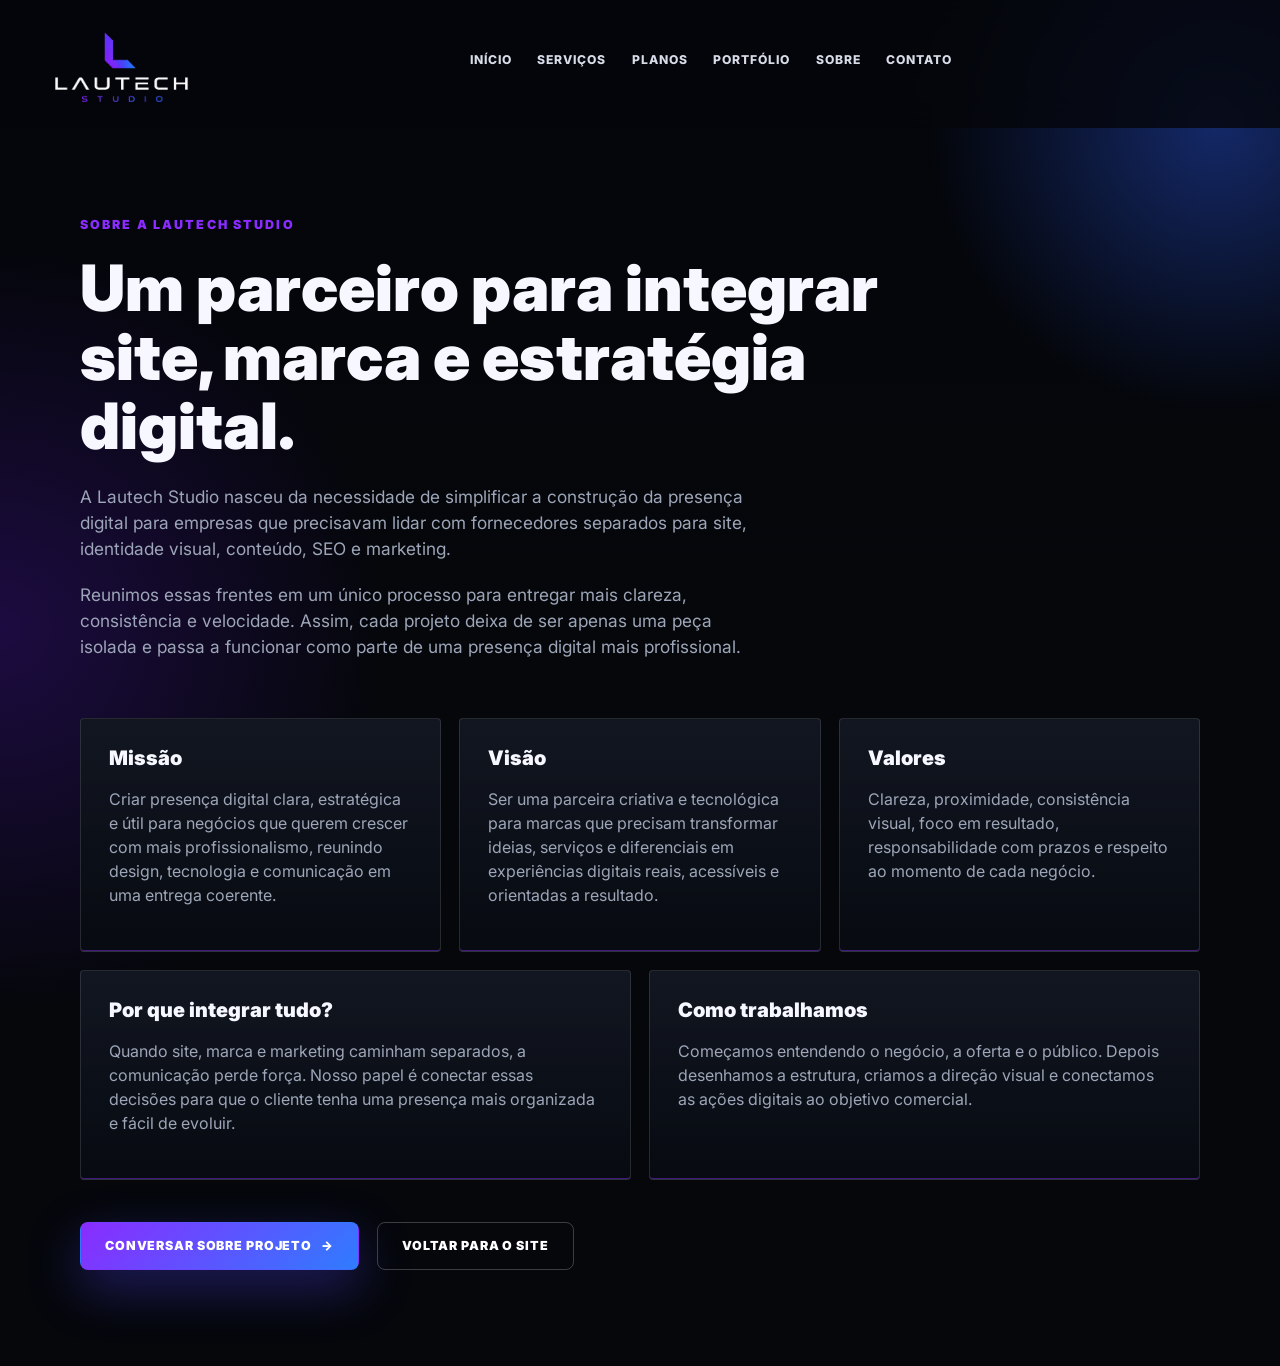
<file: sobre.html>
<!doctype html>
<html lang="pt-BR">
  <head>
    <meta charset="utf-8" />
    <meta name="viewport" content="width=device-width, initial-scale=1" />
    <meta
      name="description"
      content="Conheça a Lautech Studio, estúdio de sites, identidade visual e marketing digital criado para integrar soluções digitais em um único parceiro."
    />
    <title>Sobre a Lautech Studio | Design, Tecnologia e Resultados</title>
    <link rel="preconnect" href="https://fonts.googleapis.com" />
    <link rel="preconnect" href="https://fonts.gstatic.com" crossorigin />
    <link
      href="https://fonts.googleapis.com/css2?family=Inter:wght@400;500;600;700;800;900&display=swap"
      rel="stylesheet"
    />
    <link rel="stylesheet" href="assets/styles.css" />
  </head>
  <body>
    <header class="site-header">
      <a class="brand" href="index.html#inicio" aria-label="Lautech Studio">
        <img class="brand-logo" src="assets/logo-lautech-lockup-transparent.png" alt="Lautech Studio" />
      </a>
      <button class="menu-toggle" type="button" aria-expanded="false" aria-controls="main-nav">Menu</button>
      <nav class="main-nav" id="main-nav" aria-label="Navegação principal">
        <a href="index.html#inicio">Início</a>
        <a href="index.html#servicos">Serviços</a>
        <a href="index.html#planos">Planos</a>
        <a href="index.html#portfolio">Portfólio</a>
        <a href="sobre.html">Sobre</a>
        <a href="index.html#contato">Contato</a>
      </nav>
    </header>

    <main class="service-page about-page">
      <section class="service-hero">
        <p class="eyebrow">Sobre a Lautech Studio</p>
        <h1>Um parceiro para integrar site, marca e estratégia digital.</h1>
        <p>
          A Lautech Studio nasceu da necessidade de simplificar a construção da presença digital
          para empresas que precisavam lidar com fornecedores separados para site, identidade visual,
          conteúdo, SEO e marketing.
        </p>
        <p>
          Reunimos essas frentes em um único processo para entregar mais clareza, consistência e
          velocidade. Assim, cada projeto deixa de ser apenas uma peça isolada e passa a funcionar
          como parte de uma presença digital mais profissional.
        </p>
      </section>

      <section class="service-content about-values">
        <article>
          <h2>Missão</h2>
          <p>
            Criar presença digital clara, estratégica e útil para negócios que querem crescer com
            mais profissionalismo, reunindo design, tecnologia e comunicação em uma entrega coerente.
          </p>
        </article>
        <article>
          <h2>Visão</h2>
          <p>
            Ser uma parceira criativa e tecnológica para marcas que precisam transformar ideias,
            serviços e diferenciais em experiências digitais reais, acessíveis e orientadas a resultado.
          </p>
        </article>
        <article>
          <h2>Valores</h2>
          <p>
            Clareza, proximidade, consistência visual, foco em resultado, responsabilidade com prazos
            e respeito ao momento de cada negócio.
          </p>
        </article>
      </section>

      <section class="service-content about-values compact">
        <article>
          <h2>Por que integrar tudo?</h2>
          <p>
            Quando site, marca e marketing caminham separados, a comunicação perde força. Nosso papel
            é conectar essas decisões para que o cliente tenha uma presença mais organizada e fácil
            de evoluir.
          </p>
        </article>
        <article>
          <h2>Como trabalhamos</h2>
          <p>
            Começamos entendendo o negócio, a oferta e o público. Depois desenhamos a estrutura,
            criamos a direção visual e conectamos as ações digitais ao objetivo comercial.
          </p>
        </article>
      </section>

      <div class="hero-actions service-bottom-actions">
        <a class="button primary" href="https://wa.me/5521984287457?text=Ol%C3%A1%2C%20quero%20conversar%20com%20a%20Lautech%20Studio%20sobre%20um%20projeto%20digital.">Conversar sobre projeto <span>→</span></a>
        <a class="button ghost" href="index.html#sobre">Voltar para o site</a>
      </div>
    </main>

    <script src="assets/script.js"></script>
  </body>
</html>
</file>
<file: assets/styles.css>
:root {
  color-scheme: dark;
  --bg: #05070b;
  --bg-soft: #080b12;
  --panel: #0c111b;
  --panel-2: #101624;
  --text: #f7f8ff;
  --muted: #9da6b8;
  --line: rgba(255, 255, 255, 0.11);
  --purple: #8a2cff;
  --purple-2: #5d20ff;
  --blue: #2f7cff;
  --cyan: #66d4ff;
}

* {
  box-sizing: border-box;
}

html {
  scroll-behavior: smooth;
}

body {
  margin: 0;
  background:
    radial-gradient(circle at 95% 9%, rgba(46, 97, 255, 0.38), transparent 18rem),
    radial-gradient(circle at 0% 46%, rgba(111, 26, 255, 0.22), transparent 24rem),
    linear-gradient(180deg, #03050a 0%, var(--bg) 45%, #05070b 100%);
  color: var(--text);
  font-family: "Inter", system-ui, -apple-system, BlinkMacSystemFont, "Segoe UI", sans-serif;
  line-height: 1.5;
}

a {
  color: inherit;
  text-decoration: none;
}

p,
h1,
h2,
h3 {
  overflow-wrap: anywhere;
}

h1,
h2,
h3,
p {
  margin-top: 0;
}

.hero-inner,
.section,
.about,
.cta,
.site-footer {
  width: min(1420px, calc(100% - 96px));
  margin-inline: auto;
}

section[id] {
  scroll-margin-top: 96px;
}

.site-header {
  position: sticky;
  top: 0;
  z-index: 20;
  width: 100%;
  margin-inline: 0;
  display: grid;
  grid-template-columns: 142px 1fr auto;
  align-items: center;
  gap: 24px;
  padding: 28px max(48px, calc((100% - 1420px) / 2)) 22px;
  background: rgba(5, 7, 11, 0.82);
  backdrop-filter: blur(18px);
}

.brand {
  display: inline-flex;
  align-items: center;
  min-width: 0;
}

.brand-logo {
  width: 142px;
  height: auto;
  max-width: 100%;
  object-fit: contain;
}

.menu-toggle {
  display: none;
  min-height: 42px;
  align-items: center;
  justify-content: center;
  padding: 0 16px;
  border: 1px solid rgba(138, 44, 255, 0.7);
  border-radius: 8px;
  background: rgba(5, 7, 11, 0.82);
  color: white;
  cursor: pointer;
  font: inherit;
  font-size: 0.76rem;
  font-weight: 900;
  letter-spacing: 0.08em;
  text-transform: uppercase;
}

.main-nav {
  display: flex;
  justify-content: center;
  gap: clamp(12px, 2vw, 28px);
  color: #d8dce8;
  font-size: 0.76rem;
  font-weight: 800;
  letter-spacing: 0.08em;
  text-transform: uppercase;
}

.main-nav a {
  position: relative;
  padding-bottom: 13px;
}

.main-nav a::after {
  position: absolute;
  right: 0;
  bottom: 0;
  left: 0;
  height: 2px;
  background: linear-gradient(90deg, var(--purple), var(--blue));
  content: "";
  opacity: 0;
  transform: scaleX(0.2);
  transition: 180ms ease;
}

.main-nav a:hover::after {
  opacity: 1;
  transform: scaleX(1);
}

.button {
  display: inline-flex;
  min-height: 48px;
  align-items: center;
  justify-content: center;
  gap: 9px;
  border-radius: 8px;
  font-size: 0.78rem;
  font-weight: 900;
  letter-spacing: 0.07em;
  text-transform: uppercase;
  white-space: nowrap;
}

.hero {
  background:
    linear-gradient(90deg, rgba(3, 5, 10, 0.98) 0%, rgba(3, 5, 10, 0.86) 39%, rgba(3, 5, 10, 0.18) 72%),
    url("hero-background-v2.jpg") center right / cover no-repeat;
  border-bottom: 1px solid var(--line);
}

.hero-inner {
  display: flex;
  align-items: center;
  min-height: 710px;
  padding: 64px 0 58px;
}

.hero-copy {
  max-width: 560px;
}

.eyebrow {
  margin-bottom: 18px;
  color: var(--purple);
  font-size: 0.78rem;
  font-weight: 900;
  letter-spacing: 0.17em;
  text-transform: uppercase;
}

h1 {
  margin-bottom: 26px;
  font-size: clamp(2.8rem, 5.1vw, 5.35rem);
  font-weight: 900;
  line-height: 1.08;
}

h2 {
  margin-bottom: 0;
  font-size: clamp(2rem, 3.5vw, 3.15rem);
  font-weight: 900;
  line-height: 1.12;
}

h2 span,
h1 span {
  color: var(--purple);
}

h3 {
  margin-bottom: 12px;
  font-size: 1.08rem;
  font-weight: 800;
}

.hero-copy > p:not(.eyebrow),
.service-grid p,
.package-grid p,
.package-grid li,
.differential-grid p,
.portfolio-strip p,
.proof-grid span,
.proof blockquote,
.process-grid p,
.about p,
.cta p,
.site-footer p,
.site-footer span,
.site-footer a {
  color: var(--muted);
}

.hero-copy > p:not(.eyebrow) {
  max-width: 520px;
  margin-bottom: 36px;
  font-size: 1.04rem;
}

.hero-actions {
  display: flex;
  flex-wrap: wrap;
  gap: 18px;
}

.button {
  padding: 0 24px;
  border: 1px solid transparent;
}

.button.primary {
  background: linear-gradient(135deg, var(--purple), var(--blue));
  color: white;
  box-shadow: 0 18px 50px rgba(81, 70, 255, 0.35);
}

.button.ghost {
  border-color: rgba(255, 255, 255, 0.22);
  color: white;
}

.button.compact {
  min-height: 44px;
  padding-inline: 20px;
  font-size: 0.72rem;
}

.trust-row {
  display: grid;
  grid-template-columns: 1.25fr repeat(6, 1fr);
  align-items: center;
  gap: 22px;
  padding: 26px max(48px, calc((100% - 1420px) / 2));
  border-bottom: 1px solid var(--line);
  background: rgba(4, 7, 12, 0.78);
}

.trust-row span,
.trust-row strong {
  color: #b4bac9;
  font-size: 0.8rem;
  letter-spacing: 0.07em;
}

.trust-row span {
  color: #f4f5fb;
  font-size: 0.74rem;
  font-weight: 900;
  line-height: 1.45;
  text-transform: uppercase;
}

.trust-row strong {
  display: grid;
  min-height: 44px;
  align-items: center;
  opacity: 0.72;
  font-size: 0.92rem;
  line-height: 1.2;
  text-align: center;
}

.section {
  padding-block: 70px;
}

.section-heading.centered {
  max-width: 620px;
  margin-inline: auto;
  text-align: center;
}

.section-heading.row {
  display: grid;
  grid-template-columns: 1fr auto;
  align-items: end;
  gap: 24px;
}

.service-grid {
  display: grid;
  grid-template-columns: repeat(4, minmax(0, 1fr));
  gap: 20px;
  margin-top: 48px;
}

.service-grid article {
  min-height: 278px;
  padding: 34px 30px;
  border: 1px solid rgba(255, 255, 255, 0.13);
  border-radius: 4px;
  background:
    linear-gradient(180deg, rgba(18, 23, 34, 0.86), rgba(7, 10, 16, 0.94)),
    var(--panel);
  box-shadow: inset 0 -1px 0 rgba(138, 44, 255, 0.55);
}

.line-icon {
  display: inline-flex;
  width: 56px;
  height: 56px;
  align-items: center;
  justify-content: center;
  margin-bottom: 36px;
  color: var(--purple);
}

.line-icon svg {
  width: 100%;
  height: 100%;
  fill: none;
  stroke: currentColor;
  stroke-linecap: round;
  stroke-linejoin: round;
  stroke-width: 2;
}

.service-grid a {
  display: inline-block;
  margin-top: 14px;
  color: var(--purple);
  font-size: 0.82rem;
  font-weight: 900;
  letter-spacing: 0.08em;
  text-transform: uppercase;
}

.service-grid .service-link {
  width: fit-content;
  padding: 10px 0 2px;
  border-bottom: 1px solid rgba(138, 44, 255, 0.45);
}

.service-grid .service-link:hover {
  border-color: rgba(47, 124, 255, 0.9);
  color: #9fb8ff;
}

.package-grid,
.differential-grid {
  display: grid;
  gap: 20px;
  margin-top: 48px;
}

.package-grid {
  grid-template-columns: repeat(3, minmax(0, 1fr));
}

.package-grid article,
.differential-grid article {
  border: 1px solid rgba(255, 255, 255, 0.13);
  border-radius: 4px;
  background:
    linear-gradient(180deg, rgba(18, 23, 34, 0.88), rgba(7, 10, 16, 0.96)),
    var(--panel);
}

.package-grid article {
  display: grid;
  align-content: start;
  min-height: 390px;
  padding: 34px 30px;
}

.package-grid .featured {
  border-color: rgba(138, 44, 255, 0.76);
  box-shadow: 0 24px 70px rgba(81, 70, 255, 0.2), inset 0 -1px 0 rgba(138, 44, 255, 0.7);
}

.package-label {
  margin-bottom: 14px;
  color: var(--purple);
  font-size: 0.78rem;
  font-weight: 900;
  letter-spacing: 0.14em;
  text-transform: uppercase;
}

.package-grid ul {
  display: grid;
  gap: 10px;
  margin: 18px 0 28px;
  padding-left: 18px;
}

.package-grid .button {
  align-self: end;
  width: fit-content;
  margin-top: 4px;
  border-color: rgba(138, 44, 255, 0.5);
}

.package-grid .button:hover {
  border-color: rgba(138, 44, 255, 0.95);
  box-shadow: 0 14px 34px rgba(81, 70, 255, 0.22);
}

.differential-grid {
  grid-template-columns: repeat(4, minmax(0, 1fr));
}

.differential-grid article {
  min-height: 220px;
  padding: 28px;
}

.differential-grid strong {
  display: block;
  margin-bottom: 30px;
  color: var(--purple);
}

.portfolio {
  overflow: hidden;
  border-top: 1px solid var(--line);
}

.proof {
  border-top: 1px solid var(--line);
}

.proof-grid {
  display: grid;
  grid-template-columns: repeat(3, minmax(0, 1fr));
  gap: 18px;
}

.proof-grid article {
  display: grid;
  gap: 10px;
  padding: 28px;
  border: 1px solid rgba(255, 255, 255, 0.13);
  border-radius: 4px;
  background: rgba(9, 13, 21, 0.72);
}

.proof-grid strong {
  color: white;
  font-size: clamp(1.6rem, 3vw, 2.8rem);
  line-height: 1;
}

.proof blockquote {
  max-width: 880px;
  margin: 38px auto 0;
  padding: 0;
  border: 0;
  color: var(--muted);
  font-size: clamp(1.3rem, 2.4vw, 2.2rem);
  font-weight: 700;
  line-height: 1.25;
  text-align: center;
}

.portfolio-strip {
  display: grid;
  grid-template-columns: repeat(4, minmax(250px, 1fr));
  gap: 18px;
  margin-top: 42px;
}

.portfolio-strip article {
  overflow: hidden;
  border: 1px solid rgba(255, 255, 255, 0.1);
  border-radius: 4px;
  background: rgba(9, 13, 21, 0.72);
}

.portfolio-strip h3,
.portfolio-strip p {
  padding-inline: 18px;
}

.portfolio-strip h3 {
  margin-top: 18px;
}

.portfolio-strip p {
  margin-bottom: 18px;
  font-size: 0.86rem;
}

.portfolio-shot {
  display: grid;
  min-height: 180px;
  align-items: end;
  padding: 22px;
  color: white;
  font-size: 1.15rem;
  font-weight: 900;
  line-height: 1.1;
  text-transform: uppercase;
}

.portfolio-shot.food {
  background:
    linear-gradient(180deg, rgba(4, 6, 10, 0.08), rgba(4, 6, 10, 0.72)),
    url("portfolio-restaurante.png") center/cover;
}

.portfolio-shot.medical {
  background:
    linear-gradient(180deg, rgba(4, 6, 10, 0.06), rgba(4, 6, 10, 0.68)),
    url("portfolio-clinica-medica.png") center/cover;
  color: white;
}

.portfolio-shot.fit {
  background:
    linear-gradient(180deg, rgba(4, 6, 10, 0.05), rgba(4, 6, 10, 0.68)),
    url("portfolio-fitness.png") center/cover;
}

.portfolio-shot.law {
  background:
    linear-gradient(180deg, rgba(4, 6, 10, 0.06), rgba(4, 6, 10, 0.72)),
    url("portfolio-advocacia.png") center/cover;
}

.process {
  padding: 52px max(48px, calc((100% - 1420px) / 2));
  background:
    radial-gradient(circle at 50% 10%, rgba(116, 42, 255, 0.35), transparent 34rem),
    linear-gradient(90deg, rgba(28, 11, 70, 0.78), rgba(15, 9, 38, 0.96), rgba(31, 12, 74, 0.78));
  border-block: 1px solid var(--line);
  text-align: center;
}

.process h2 {
  max-width: 560px;
  margin-inline: auto;
}

.process h2 span {
  color: var(--purple);
}

.process-grid {
  position: relative;
  display: grid;
  grid-template-columns: repeat(4, minmax(0, 1fr));
  gap: 32px;
  margin-top: 38px;
  text-align: left;
}

.process-grid::before {
  position: absolute;
  top: 36px;
  right: 9%;
  left: 9%;
  height: 1px;
  background: rgba(138, 44, 255, 0.45);
  content: "";
}

.process-grid article {
  position: relative;
  z-index: 1;
}

.process-icon {
  display: grid;
  width: 72px;
  height: 72px;
  margin: 0 auto 20px;
  place-items: center;
  border: 2px solid var(--purple);
  border-radius: 50%;
  color: var(--purple);
  font-weight: 900;
}

.process-grid strong {
  display: block;
  color: var(--purple);
  font-size: 1.08rem;
}

.quote-steps {
  border-bottom: 1px solid var(--line);
}

.quote-grid {
  display: grid;
  grid-template-columns: repeat(3, minmax(0, 1fr));
  gap: 20px;
  margin-top: 42px;
}

.quote-grid article {
  min-height: 210px;
  padding: 30px;
  border: 1px solid rgba(255, 255, 255, 0.13);
  border-radius: 4px;
  background:
    linear-gradient(180deg, rgba(18, 23, 34, 0.86), rgba(7, 10, 16, 0.94)),
    var(--panel);
}

.quote-grid strong {
  display: block;
  margin-bottom: 28px;
  color: var(--purple);
}

.quote-grid p {
  color: var(--muted);
}

.about {
  display: grid;
  grid-template-columns: minmax(0, 0.8fr) minmax(420px, 1fr);
  gap: clamp(48px, 8vw, 116px);
  align-items: center;
  padding-block: 86px 70px;
}

.about-copy p:not(.eyebrow) {
  max-width: 520px;
  margin-block: 24px 28px;
}

.values-panel {
  display: grid;
  max-width: 620px;
  gap: 18px;
  margin-top: 30px;
  padding: 24px;
  border: 1px solid rgba(255, 255, 255, 0.11);
  border-radius: 4px;
  background: rgba(9, 13, 21, 0.5);
}

.values-panel > strong {
  color: white;
  font-size: 0.82rem;
  letter-spacing: 0.1em;
  text-transform: uppercase;
}

.values-panel > div {
  display: grid;
  gap: 16px;
}

.values-panel article {
  padding-left: 16px;
  border-left: 2px solid rgba(138, 44, 255, 0.65);
}

.values-panel h3 {
  margin-bottom: 6px;
}

.values-panel p {
  margin: 0;
  font-size: 0.92rem;
}

.about-preview p {
  color: var(--muted);
}

.about-preview .button {
  width: fit-content;
}

.service-page {
  width: min(1120px, calc(100% - 96px));
  margin-inline: auto;
  padding: 88px 0 96px;
}

.service-hero {
  max-width: 820px;
}

.service-hero h1 {
  max-width: 860px;
  margin-bottom: 24px;
  font-size: clamp(2.5rem, 5vw, 4.65rem);
}

.service-hero > p:not(.eyebrow) {
  max-width: 680px;
  margin-bottom: 34px;
  color: var(--muted);
  font-size: 1.08rem;
}

.service-content {
  display: grid;
  grid-template-columns: repeat(3, minmax(0, 1fr));
  gap: 18px;
  margin-top: 58px;
}

.service-content article {
  padding: 28px;
  border: 1px solid rgba(255, 255, 255, 0.12);
  border-radius: 4px;
  background:
    linear-gradient(180deg, rgba(18, 23, 34, 0.82), rgba(7, 10, 16, 0.94)),
    var(--panel);
  box-shadow: inset 0 -1px 0 rgba(138, 44, 255, 0.45);
}

.service-content h2 {
  margin-bottom: 18px;
  font-size: 1.25rem;
}

.service-content p,
.service-content li {
  color: var(--muted);
}

.service-content ul {
  display: grid;
  gap: 10px;
  margin: 0;
  padding-left: 18px;
}

.about-page .service-hero {
  max-width: 920px;
}

.about-page .service-hero p + p {
  margin-top: -14px;
}

.about-values.compact {
  grid-template-columns: repeat(2, minmax(0, 1fr));
  margin-top: 18px;
}

.service-bottom-actions {
  margin-top: 42px;
}

.feature-grid {
  display: grid;
  grid-template-columns: repeat(2, minmax(0, 1fr));
  gap: 34px 42px;
  padding-left: 42px;
  border-left: 1px solid var(--line);
}

.feature-grid article {
  display: grid;
  grid-template-columns: auto 1fr;
  gap: 0 18px;
}

.feature-grid span {
  grid-row: span 2;
  display: grid;
  width: 46px;
  height: 46px;
  place-items: center;
  border: 1px solid var(--purple);
  border-radius: 12px;
  color: var(--purple);
}

.feature-grid h3 {
  margin-bottom: 8px;
  font-size: 1rem;
}

.feature-grid p {
  margin-bottom: 0;
  font-size: 0.92rem;
}

.faq {
  border-top: 1px solid var(--line);
}

.faq-list {
  display: grid;
  max-width: 920px;
  gap: 14px;
  margin: 42px auto 0;
}

.faq-list details {
  border: 1px solid rgba(255, 255, 255, 0.13);
  border-radius: 4px;
  background:
    linear-gradient(180deg, rgba(18, 23, 34, 0.86), rgba(7, 10, 16, 0.94)),
    var(--panel);
}

.faq-list summary {
  cursor: pointer;
  padding: 22px 24px;
  color: white;
  font-weight: 800;
  list-style: none;
}

.faq-list summary::-webkit-details-marker {
  display: none;
}

.faq-list summary::after {
  float: right;
  color: var(--purple);
  content: "+";
  font-size: 1.2rem;
}

.faq-list details[open] summary::after {
  content: "-";
}

.faq-list p {
  margin: 0;
  padding: 0 24px 24px;
  color: var(--muted);
}

.cta {
  display: grid;
  grid-template-columns: auto 1fr auto;
  align-items: center;
  gap: 34px;
  margin-bottom: 62px;
  padding: 48px 66px;
  border: 1px solid rgba(255, 255, 255, 0.14);
  border-radius: 8px;
  background:
    repeating-radial-gradient(ellipse at 82% 50%, transparent 0 12px, rgba(255, 255, 255, 0.07) 13px 14px),
    linear-gradient(135deg, #2815bb, #1b33dc 48%, #6d2cff);
}

.cta-icon {
  display: grid;
  width: 94px;
  height: 94px;
  place-items: center;
  border-radius: 50%;
  background: rgba(4, 6, 12, 0.54);
  box-shadow: 0 0 28px rgba(102, 212, 255, 0.42);
}

.cta-icon img {
  width: 54px;
  height: 54px;
  object-fit: contain;
}

.cta h2 {
  margin-bottom: 10px;
  font-size: clamp(1.8rem, 3.2vw, 3rem);
}

.cta p {
  margin-bottom: 0;
  color: rgba(255, 255, 255, 0.78);
}

.site-footer {
  display: grid;
  grid-template-columns: minmax(260px, 0.95fr) minmax(320px, 1.15fr);
  align-items: stretch;
  gap: 28px;
  padding-block: 0 34px;
}

.footer-brand-block,
.footer-contact {
  display: grid;
  align-content: center;
  justify-items: center;
  border: 1px solid rgba(255, 255, 255, 0.1);
  border-radius: 4px;
  background: rgba(9, 13, 21, 0.52);
  text-align: center;
}

.footer-brand-block {
  padding: 28px;
}

.footer-brand .brand-logo {
  width: 190px;
  height: auto;
  max-width: 100%;
}

.footer-copy {
  margin-top: 20px;
  color: var(--muted);
  font-size: 0.82rem;
}

.footer-contact {
  gap: 18px;
  padding: 28px;
}

.site-footer address {
  display: grid;
  width: 100%;
  gap: 12px;
  align-content: center;
  justify-items: center;
  font-style: normal;
}

.site-footer strong {
  margin-bottom: 8px;
  color: white;
  font-size: 0.82rem;
  letter-spacing: 0.08em;
  text-transform: uppercase;
}

.contact-item {
  display: flex;
  min-width: 0;
  align-items: center;
  justify-content: center;
  gap: 12px;
}

.contact-item svg {
  width: 22px;
  height: 22px;
  flex: 0 0 22px;
  fill: none;
  stroke: var(--purple);
  stroke-linecap: round;
  stroke-linejoin: round;
  stroke-width: 1.9;
}

.contact-item span {
  overflow-wrap: anywhere;
}

.whatsapp-float {
  position: fixed;
  right: 24px;
  bottom: 24px;
  z-index: 30;
  display: grid;
  width: 62px;
  height: 62px;
  align-items: center;
  justify-content: center;
  border: 2px solid rgba(255, 255, 255, 0.92);
  border-radius: 50%;
  background: #25d366;
  box-shadow: 0 12px 34px rgba(37, 211, 102, 0.28), 0 16px 42px rgba(0, 0, 0, 0.32);
  color: white;
  transition: box-shadow 180ms ease, transform 180ms ease;
}

.whatsapp-float:hover {
  box-shadow: 0 14px 42px rgba(37, 211, 102, 0.36), 0 18px 48px rgba(0, 0, 0, 0.38);
  transform: translateY(-2px);
}

.whatsapp-float svg {
  width: 34px;
  height: 34px;
  fill: currentColor;
}

@media (max-width: 1100px) {
  .hero-inner,
  .section,
  .about,
  .cta,
  .site-footer {
    width: min(100% - 40px, 1420px);
  }

  .hero-inner,
  .about,
  .cta,
  .site-footer {
    grid-template-columns: 1fr;
  }

  .site-header {
    grid-template-columns: 142px 1fr auto;
    padding-inline: 20px;
  }

  .menu-toggle {
    display: inline-flex;
    justify-self: end;
  }

  .main-nav {
    position: absolute;
    top: calc(100% + 8px);
    right: 0;
    display: none;
    width: min(320px, 100%);
    flex-direction: column;
    justify-content: stretch;
    gap: 0;
    overflow: hidden;
    padding: 10px;
    border: 1px solid var(--line);
    border-radius: 8px;
    background: rgba(5, 7, 11, 0.96);
    box-shadow: 0 24px 70px rgba(0, 0, 0, 0.36);
    scrollbar-width: none;
  }

  .main-nav.is-open {
    display: flex;
  }

  .main-nav a {
    padding: 12px;
  }

  .main-nav a::after {
    display: none;
  }

  .main-nav::-webkit-scrollbar {
    display: none;
  }

  .hero-inner {
    min-height: 620px;
  }

  .service-grid,
  .package-grid,
  .differential-grid,
  .proof-grid,
  .quote-grid,
  .process-grid,
  .portfolio-strip,
  .feature-grid {
    grid-template-columns: repeat(2, minmax(0, 1fr));
  }

  .process-grid::before {
    display: none;
  }

  .feature-grid {
    padding-left: 0;
    border-left: 0;
  }

  .service-page {
    width: min(100% - 40px, 1120px);
  }

  .service-content {
    grid-template-columns: 1fr;
  }

  .about-values.compact {
    grid-template-columns: 1fr;
  }
}

@media (max-width: 680px) {
  h1 {
    font-size: 2.65rem;
  }

  .service-grid,
  .package-grid,
  .differential-grid,
  .proof-grid,
  .quote-grid,
  .process-grid,
  .portfolio-strip,
  .feature-grid,
  .section-heading.row,
  .trust-row {
    grid-template-columns: 1fr;
  }

  .service-grid {
    gap: 14px;
    margin-top: 10px;
  }

  .services .section-heading.centered {
    max-width: none;
    padding: 18px 20px;
    border: 1px solid rgba(255, 255, 255, 0.13);
    border-radius: 4px;
    background:
      linear-gradient(180deg, rgba(18, 23, 34, 0.86), rgba(7, 10, 16, 0.94)),
      var(--panel);
    box-shadow: inset 0 -1px 0 rgba(138, 44, 255, 0.55);
    text-align: left;
  }

  .services .section-heading.centered h2 {
    font-size: 1.56rem;
    line-height: 1.14;
  }

  .service-grid article {
    display: flex;
    min-height: auto;
    flex-direction: column;
    padding: 24px 22px;
  }

  .service-grid .line-icon {
    width: 48px;
    height: 48px;
    margin-bottom: 20px;
    color: #b287ff;
    filter: drop-shadow(0 0 12px rgba(138, 44, 255, 0.45));
  }

  .service-grid .line-icon svg {
    stroke-width: 2.25;
  }

  .service-grid h3 {
    margin-bottom: 10px;
  }

  .service-grid a {
    margin-top: auto;
    padding-top: 14px;
  }

  .trust-row {
    padding-inline: 20px;
    text-align: left;
  }

  .hero {
    background:
      linear-gradient(180deg, rgba(3, 5, 10, 0.9) 0%, rgba(3, 5, 10, 0.72) 100%),
      url("hero-background-v2.jpg") center right / cover no-repeat;
  }

  .cta {
    padding: 30px;
  }

  .button {
    width: 100%;
  }

  .whatsapp-float {
    right: 16px;
    bottom: 16px;
    width: 56px;
    height: 56px;
  }

  .whatsapp-float svg {
    width: 30px;
    height: 30px;
  }

  .service-page {
    padding: 58px 0 70px;
  }

  .service-hero h1 {
    font-size: 2.45rem;
  }

  .service-content {
    margin-top: 38px;
  }

  .service-content article {
    padding: 24px 22px;
  }
}
</file>
